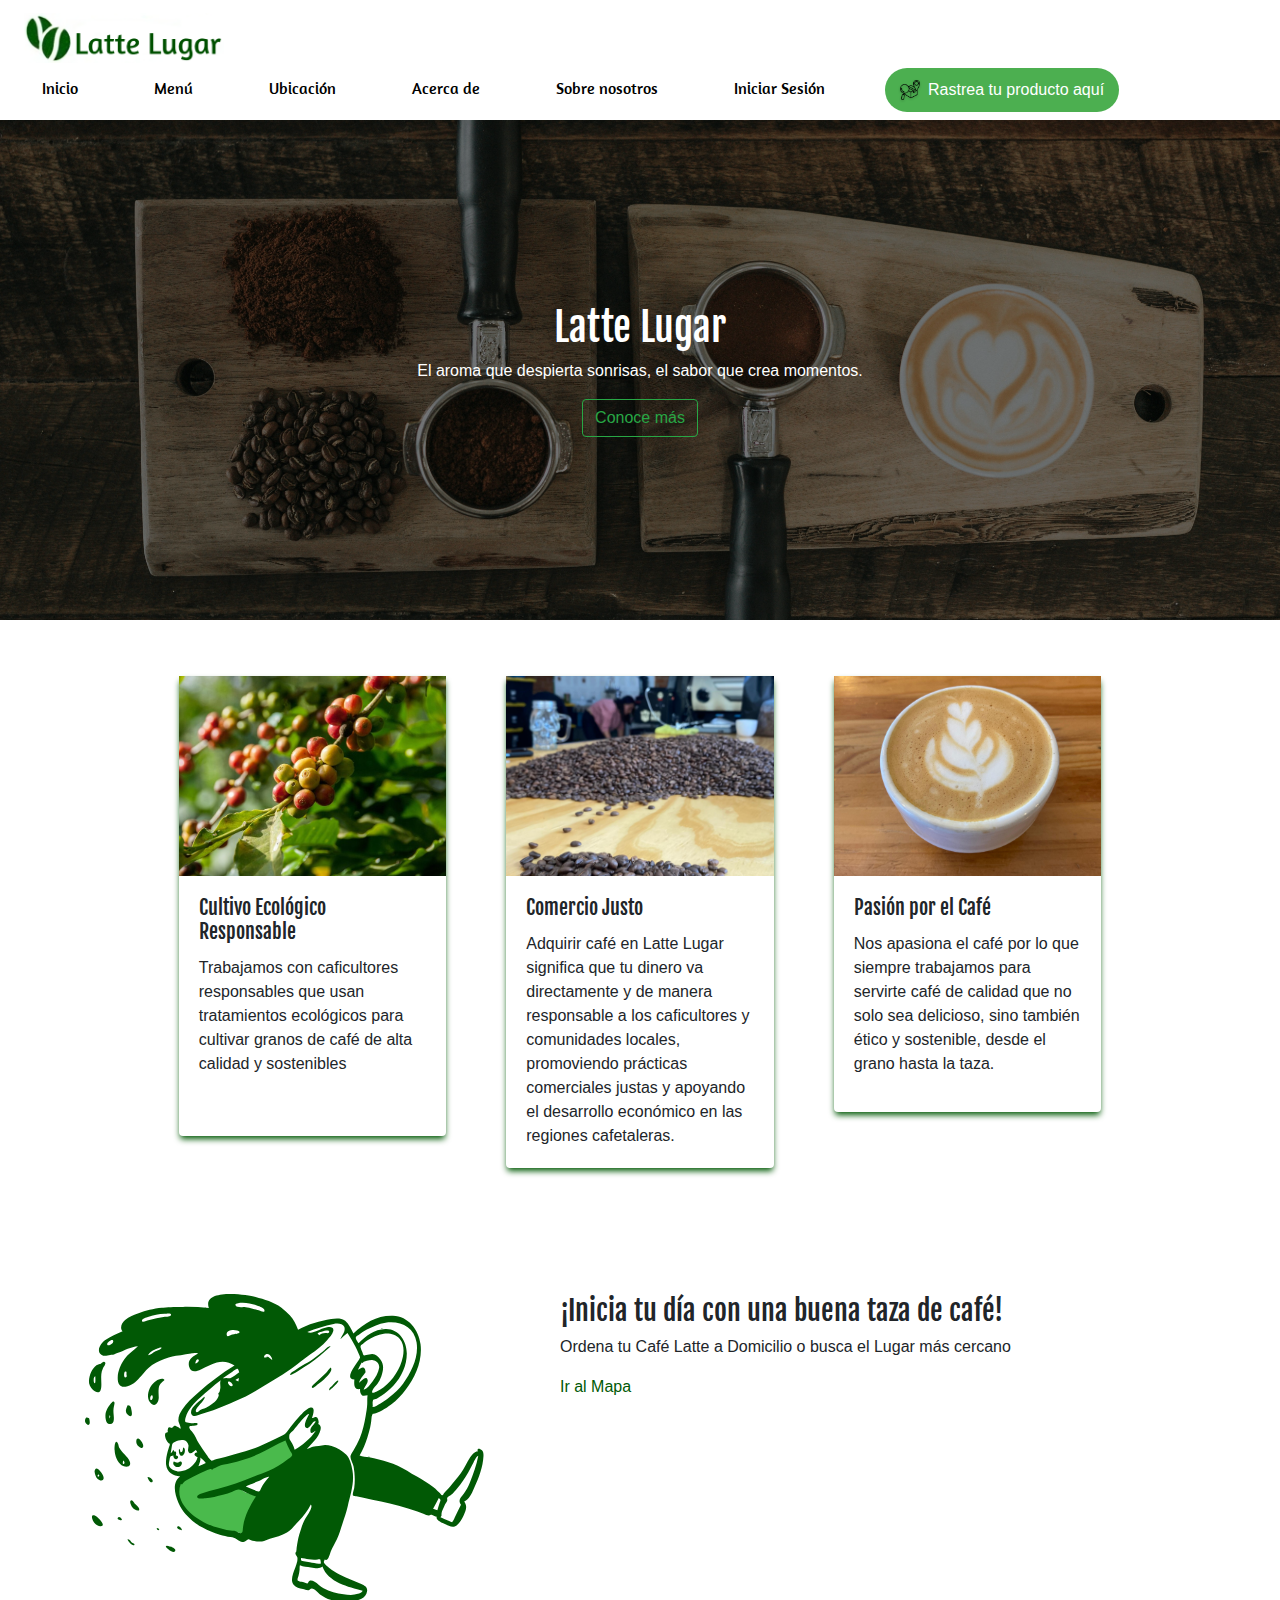
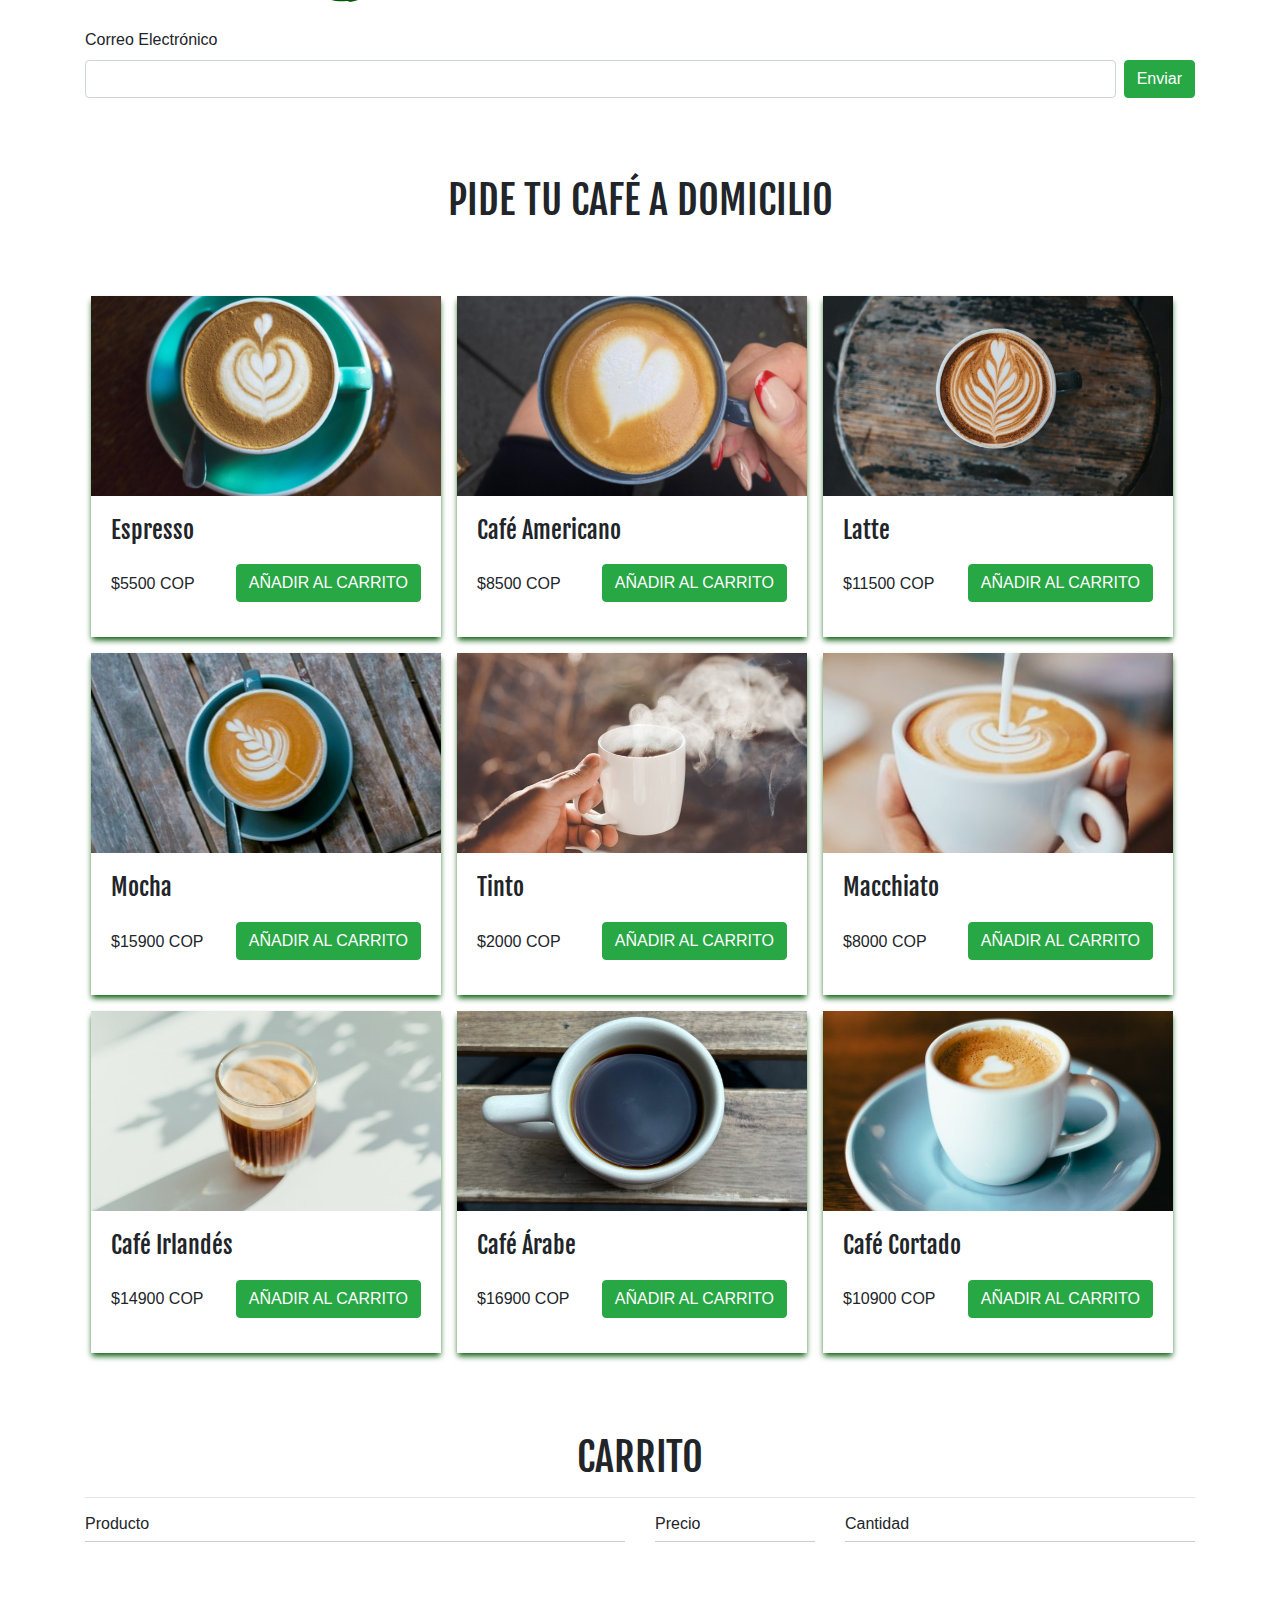
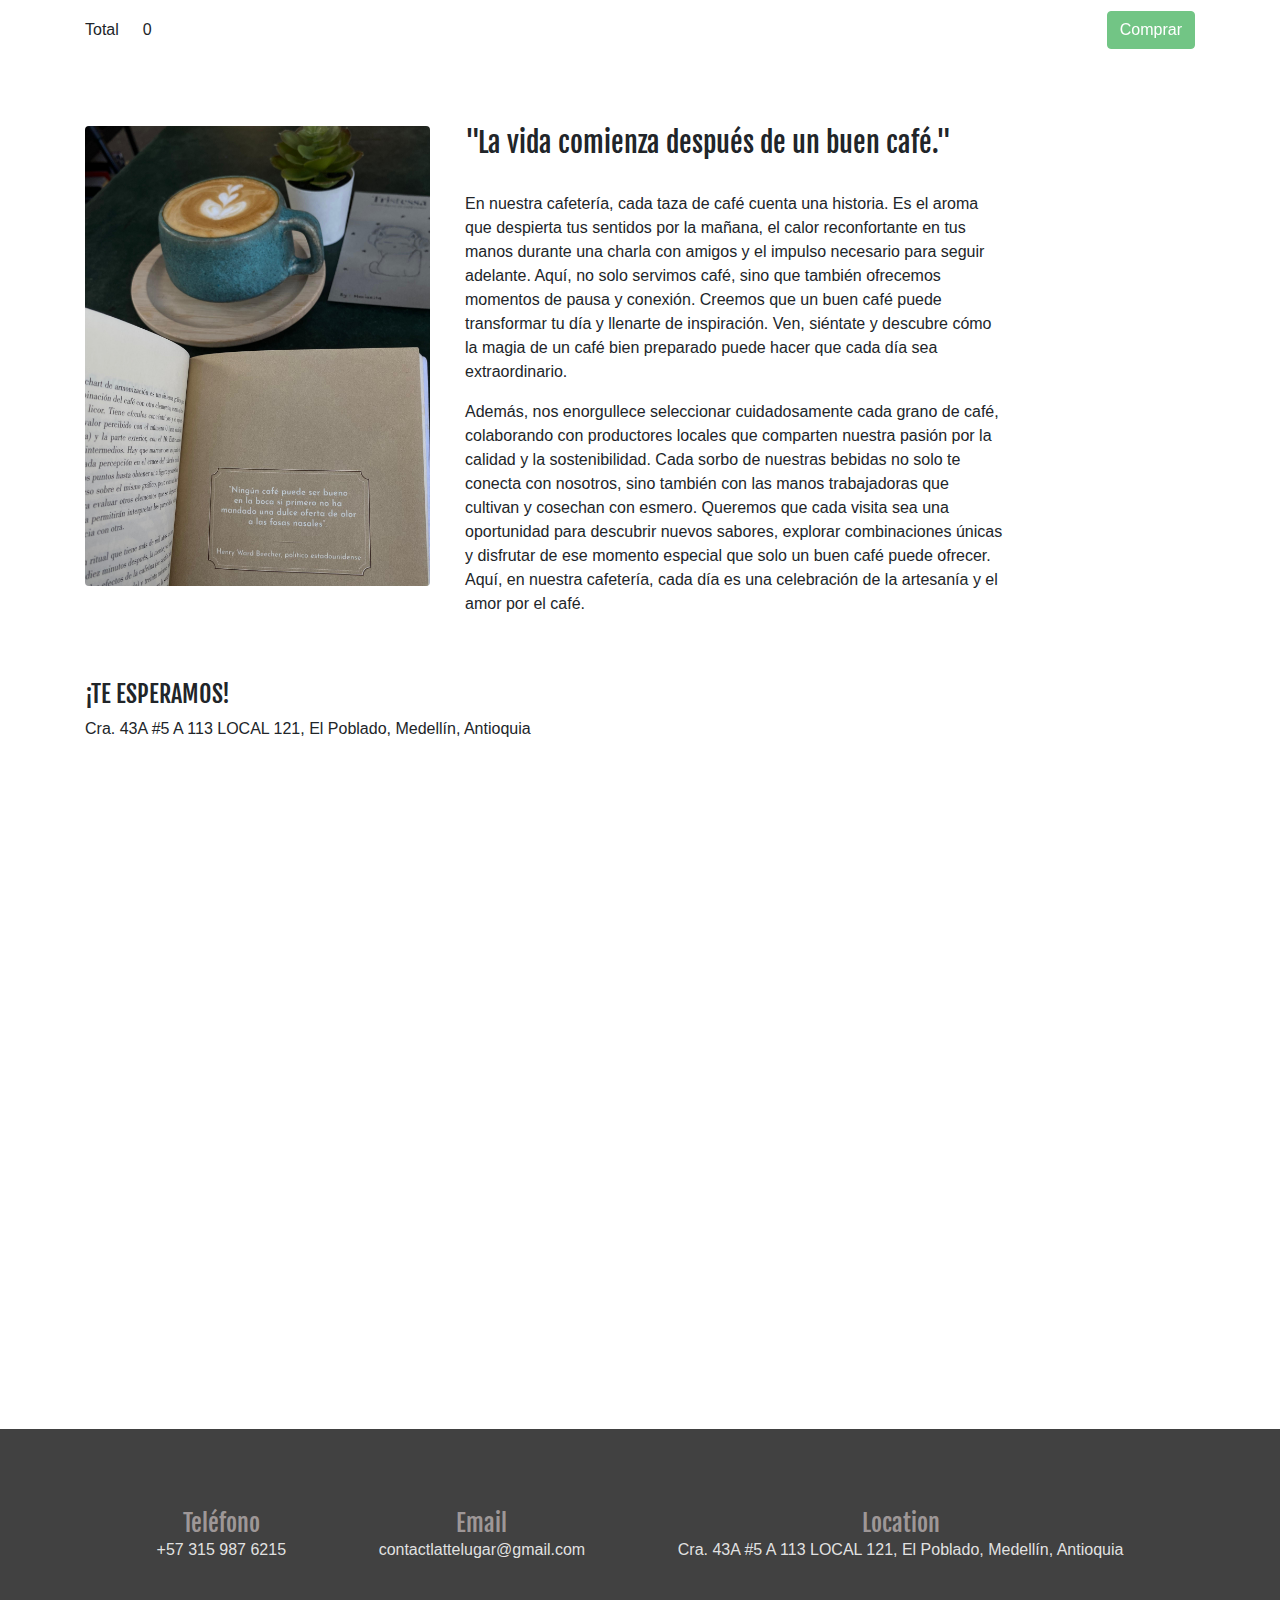
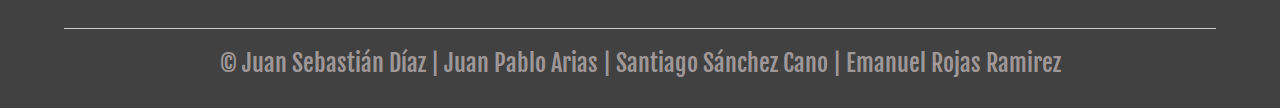
<file: index.html>
<!DOCTYPE html>
<html lang="en">
<head>
    <meta charset="UTF-8">
    <meta name="viewport" content="width=device-width, initial-scale=1.0">
    <link rel="icon" href="./IMAGES/logoCabecera.png">
    <link rel="stylesheet" href="./CSS/style.css">
    <link rel="stylesheet" href="https://stackpath.bootstrapcdn.com/bootstrap/4.5.2/css/bootstrap.min.css"
    integrity="sha384-JcKb8q3iqJ61gNV9KGb8thSsNjpSL0n8PARn9HuZOnIxN0hoP+VmmDGMN5t9UJ0Z" crossorigin="anonymous">
    <link rel="stylesheet" href="https://cdn.jsdelivr.net/npm/bootstrap@4.3.1/dist/css/bootstrap.min.css" integrity="sha384-ggOyR0iXCbMQv3Xipma34MD+dH/1fQ784/j6cY/iJTQUOhcWr7x9JvoRxT2MZw1T" crossorigin="anonymous">
    <link rel="preconnect" href="https://fonts.googleapis.com">
    <link rel="preconnect" href="https://fonts.gstatic.com" crossorigin>
    <link href="https://fonts.googleapis.com/css2?family=Fjalla+One&family=Noto+Sans&display=swap" rel="stylesheet">
    <title>Latte Lugar</title>
</head>
<body>
    <header>
        <nav class="navbar navbar-light" style="background-color: #ffffff;">
            <a class="navbar-brand" href="index.html"><img src="./IMAGES/logo.png" width="200px" style="margin-left: 0.5rem;"></a>
            <ul class="nav">
                <li class="nav-item active">
                <a class="nav-link" href="index.html">Inicio</a>
                </li>
                <li class="nav-item">
                <a class="nav-link" href="#sec-domicilio">Menú</a>
                </li>
                <li class="nav-item">
                <a class="nav-link" href="#mapa">Ubicación</a>
                </li>
                <li class="nav-item">
                <a class="nav-link" href="./HTML/acercade.html">Acerca de</a>
                </li>
                <li class="nav-item">
                <a href="./HTML/sobrenosotros.html" class="nav-link">Sobre nosotros</a>
                </li>
                <li class="nav-item">
                <a href="./HTML/login.html" class="nav-link">Iniciar Sesión</a>
                </li>
                <li class="nav-item">
                    <a href="./HTML/orderTracking.html" class="track-link">
                        <img src="./IMAGES/tracking-icon.png" alt="Ícono de rastreo" class="icon"> 
                        Rastrea tu producto aquí
                    </a>
                </li>
            </ul>
        </nav>
        <div class="cover d-flex justify-content-center align-items-center flex-column">
            <h1>
                Latte Lugar
            </h1>
            <p>
                El aroma que despierta sonrisas, el sabor que crea momentos.
            </p>
            <button type="button" class="btn btn-outline-success">
                Conoce más
            </button>
        </div>
    </header>
    <section style="overflow-x: hidden;">
        <div class="row justify-content-center">
            <div class="col-12 col-sm-6 col-md-4 col-lg-3 mt-2">
                <div class="container mt-5 mb-5">
                    <div class="card">
                        <div class="cover cover-small" style="background-image: url(./IMAGES/rsz_1rodrigo-flores-sn87tq_o7zs-unsplash.jpg);"></div>
                        <div class="card-body">
                        <h5 class="card-title">Cultivo Ecológico Responsable</h5>
                        <p class="card-text">Trabajamos con caficultores responsables que usan tratamientos ecológicos para cultivar granos de café de alta calidad y sostenibles</p>
                        </div>
                    </div>
                </div>
            </div>

            <div class="col-12 col-sm-6 col-md-4 col-lg-3 mt-2">
                <div class="container mt-5 mb-5">
                    <div class="card">
                        <div class="cover cover-small" style="background-image: url(./IMAGES/pariwat-pannium-10lCujnC8LU-unsplash.jpeg);"></div>
                        <div class="card-body">
                        <h5 class="card-title">Comercio Justo</h5>
                        <p class="card-text">Adquirir café en Latte Lugar significa que tu dinero va directamente y de manera responsable a los caficultores y comunidades locales, promoviendo 
                            prácticas comerciales justas y apoyando el desarrollo económico en las regiones cafetaleras.</p>
                        </div>
                    </div>
                </div>
            </div>

            <div class="col-12 col-sm-6 col-md-4 col-lg-3 mt-2">
                <div class="container mt-5 mb-5">
                    <div class="card">
                        <div class="cover cover-small" style="background-image: url(./IMAGES/nathan-dumlao-zUNs99PGDg0-unsplash.jpeg);"></div>
                        <div class="card-body">
                        <h5 class="card-title">Pasión por el Café</h5>
                        <p class="card-text">Nos apasiona el café por lo que siempre trabajamos para servirte café de calidad que no solo sea delicioso, sino también ético y sostenible, desde el grano hasta la taza.</p>
                        </div>
                    </div>
                </div>
            </div>
        </div>
    </section>
    <section>
        <div class="container mt-5 mb-5">
            <div class="row">
                <div class="col-12 col-sm-6 col-lg-5" style="margin-top: 30px">
                    <img src="./IMAGES/CoffeeDoddle.svg" alt="">
                </div>
                <div class="col-12 col-sm-6" style="margin-top: 30px">
                    <h3>¡Inicia tu día con una buena taza de café!</h3>
                    <p>Ordena tu Café Latte a Domicilio o busca el Lugar más cercano</p>
                    <a class="ir-a-mapa" href="#mapa">Ir al Mapa</a>
                </div>
            </div>
            <form action="">
                <label for="email">Correo Electrónico</label>
                    <div class="d-flex">
                        <div class="flex-fill mr-2" style="margin-bottom: 30px;">
                            <input type="email" id="email" class="form-control">
                        </div>
                        <button type="button" style="margin-bottom: 30px;" class="btn btn-success">Enviar</button>
                    </div>
            </form>
        </div>
    </section>
    <section  id="sec-domicilio">
        <div class="domicilios d-flex justify-content-center align-items-center flex-column">
            <h1>
                PIDE TU CAFÉ A DOMICILIO
            </h1>
        </div>
        <div class="container mt-5 mb-5" id="stripe">
            <div class="product-stripe">
                <div class="stripe-container">
                    <div class="cardCoffe">
                        <div title="Taza de espresso" class="cover cover-small" style="background-image: url(./IMAGES/coffe1.jpg);"></div>
                        <div class="card-body">
                            <h4 class="card-title">Espresso</h4>

                            <div class="item-details">
                                <h6 class="item-price">$5500 COP</h6>
                                <button class="btn btn-success addToCart">AÑADIR AL CARRITO</button>
                            </div>
                        </div>
                    </div>
        
                    <div class="cardCoffe">
                        <div title="Cafe Americano" class="cover cover-small" style="background-image: url(./IMAGES/coffe2.jpeg);"></div>
                        <div class="card-body">
                            <h4 class="card-title">Café Americano</h4>
    
                            <div class="item-details">
                                <h6 class="item-price">$8500 COP</h6>
                                <button class="btn btn-success addToCart">AÑADIR AL CARRITO</button>
                            </div>
                        </div>
                    </div>

                    <div class="cardCoffe">
                        <div title="Taza de Latte" class="cover cover-small" style="background-image: url(./IMAGES/coffe3.jpg);"></div>
                        <div class="card-body">
                        <h4 class="card-title">Latte</h4>
        
                        <div class="item-details">
                            <h6 class="item-price">$11500 COP</h6>
                            <button class="btn btn-success addToCart">AÑADIR AL CARRITO</button>
                        </div>
                        </div>
                    </div>

                    <div class="cardCoffe">
                        <div title="Cafe Mocha" class="cover cover-small" style="background-image: url(./IMAGES/coffe4.jpg);"></div>
                        <div class="card-body">
                        <h4 class="card-title">Mocha</h4>
        
                        <div class="item-details">
                            <h6 class="item-price">$15900 COP</h6>
                            <button class="btn btn-success addToCart">AÑADIR AL CARRITO</button>
                        </div>
                        </div>
                    </div>

                    <!--NUEVAS TARJETAS-->

                    <div class="cardCoffe">
                        <div title="Tinto" class="cover cover-small" style="background-image: url(./IMAGES/coffe5.jpg);"></div>
                        <div class="card-body">
                        <h4 class="card-title">Tinto</h4>
        
                        <div class="item-details">
                            <h6 class="item-price">$2000 COP</h6>
                            <button class="btn btn-success addToCart">AÑADIR AL CARRITO</button>
                        </div>
                        </div>
                    </div>

                    <div class="cardCoffe">
                        <div title="Macchiato" class="cover cover-small" style="background-image: url(./IMAGES/coffe6.jpg);"></div>
                        <div class="card-body">
                        <h4 class="card-title">Macchiato</h4>
        
                        <div class="item-details">
                            <h6 class="item-price">$8000 COP</h6>
                            <button class="btn btn-success addToCart">AÑADIR AL CARRITO</button>
                        </div>
                        </div>
                    </div>

                    <div class="cardCoffe">
                        <div title="Café Irlandés" class="cover cover-small" style="background-image: url(./IMAGES/coffe7.jpg);"></div>
                        <div class="card-body">
                        <h4 class="card-title">Café Irlandés</h4>
        
                        <div class="item-details">
                            <h6 class="item-price">$14900 COP</h6>
                            <button class="btn btn-success addToCart">AÑADIR AL CARRITO</button>
                        </div>
                        </div>
                    </div>

                    <div class="cardCoffe">
                        <div title="Café Árabe" class="cover cover-small" style="background-image: url(./IMAGES/coffe8.jpeg);"></div>
                        <div class="card-body">
                        <h4 class="card-title">Café Árabe</h4>
        
                        <div class="item-details">
                            <h6 class="item-price">$16900 COP</h6>
                            <button class="btn btn-success addToCart">AÑADIR AL CARRITO</button>
                        </div>
                        </div>
                    </div>

                    <div class="cardCoffe">
                        <div title="Café Cortado" class="cover cover-small" style="background-image: url(./IMAGES/coffe9.jpg);"></div>
                        <div class="card-body">
                        <h4 class="card-title">Café Cortado</h4>
        
                        <div class="item-details">
                            <h6 class="item-price">$10900 COP</h6>
                            <button class="btn btn-success addToCart">AÑADIR AL CARRITO</button>
                        </div>
                        </div>
                    </div>
                </div>
            </div>
        </div>
    </section>

    <!--TOTAL DE COMPRA-->

        <!-- INICIO DE LA SECCIÓN "CARRITO DE COMPRAS" -->
    <section class="shopping-cart">
        <div class="container">
            <h1 class="text-center">CARRITO</h1>
            <hr>
            <div class="row">
                <div class="col-6">
                    <div class="shopping-cart-header">
                        <h6>Producto</h6>
                    </div>
                </div>
                <div class="col-2">
                    <div class="shopping-cart-header">
                        <h6 class="text-truncate">Precio</h6>
                    </div>
                </div>
                <div class="col-4">
                    <div class="shopping-cart-header">
                        <h6>Cantidad</h6>
                    </div>
                </div>
            </div>
            <!-- INICIO ARTÍCULOS DEL CARRITO DE COMPRAS -->
            <div class="shopping-cart-items shoppingCartItemsContainer">
            </div>
            <!-- FIN ARTÍCULOS DEL CARRITO DE COMPRAS -->

            <!-- INICIO TOTAL DE COMPRA -->
            <div class="row">
                <div class="col-12">
                    <div class="shopping-cart-total d-flex align-items-center">
                        <p class="mb-0">Total</p>
                        <p class="ml-4 mb-0 shoppingCartTotal">0</p>
                        <div class="toast ml-auto bg-info" role="alert" aria-live="assertive" aria-atomic="true"
                            data-delay="2000">
                            <div class="toast-header">
                                <span>✅</span>
                                <strong class="mr-auto ml-1 text-secondary">Elemento en el carrito</strong>
                                <button type="button" class="ml-2 mb-1 close" data-dismiss="toast" aria-label="Close">
                                    <span aria-hidden="true">&times;</span>
                                </button>
                            </div>
                            <div class="toast-body text-white">
                                Se aumentó correctamente la cantidad
                            </div>
                        </div>
                        <button id="comprarBtn" class="btn btn-success ml-auto comprarButton" type="button" data-toggle="modal"
                            data-target="#comprarModal">Comprar</button>
                    </div>
                </div>
            </div>

            <!-- FIN TOTAL DE COMPRA -->

            <!-- INICIO DEL MODAL DE COMPRA -->
            <div class="modal fade" id="comprarModal" tabindex="-1" aria-labelledby="comprarModalLabel" aria-hidden="true">
                <div class="modal-dialog modal-dialog-centered">
                    <div class="modal-content">
                        <div class="modal-header">
                            <h5 class="modal-title" id="comprarModalLabel">INGRESE LOS SIGUIENTES DATOS PARA EL ENVIO DE SU COMPRA</h5>
                            <button type="button" class="close" data-dismiss="modal" aria-label="Close">
                                <span aria-hidden="true">&times;</span>
                            </button>
                        </div>

                        <!-- Contenedor para mostrar los detalles del carrito -->
                        <div id="cartDetails" style="padding: 15px; border: 1px solid #ccc; margin: 15px; border-radius: 5px;">
                        <!-- Aquí se mostrarán los productos del carrito -->
                        </div>

                        <div class="box">
                            <form id="purchaseForm" action="">
                                <fieldset>
                                    <legend><b>INGRESE SUS DATOS</b></legend>
                                    <br>
                                    <div class="inputBox">
                                        <input type="text" name="nome" id="nome" class="inputUser" placeholder="Nombre" required>
                                        <div id="nameError" class="error" style="display: none; color: red;">Por favor, ingresa tu nombre.</div>
                                    </div>
                                    <br>
                                    <div class="inputBox">
                                        <input type="text" name="apellidos" id="apellidos" class="inputUser" placeholder="Apellidos" required>
                                        <div id="surnameError" class="error" style="display: none; color: red;">Por favor, ingresa tus apellidos.</div>
                                    </div>
                                    <br>
                                    <div class="inputBox">
                                        <input type="text" name="email" id="email" class="inputUser" placeholder="Email (opcional)">
                                    </div>
                                    <br>
                                    <div class="inputBox">
                                        <input type="tel" name="telefone" id="telefone" class="inputUser" placeholder="Teléfono" required>
                                        <div id="phoneError" class="error" style="display: none; color: red;">Por favor, ingresa tu teléfono.</div>
                                    </div>
                                    <br>
                                    <div class="inputBox">
                                        <input type="text" name="cidade" id="cidade" class="inputUser" placeholder="Ciudad" required>
                                        <div id="cityError" class="error" style="display: none; color: red;">Por favor, ingresa tu ciudad.</div>
                                    </div>
                                    <br>
                                    <div class="inputBox">
                                        <input type="text" name="direccion" id="direccion" class="inputUser" placeholder="Dirección" required>
                                        <div id="addressError" class="error" style="display: none; color: red;">Por favor, ingresa tu dirección.</div>
                                    </div>
                                    <br>
                                    <label for="paymentMethod" style="color: black;">Método de Pago:</label>
                                    <select id="paymentMethod" name="paymentMethod" required onchange="toggleCardInput()" style="width: 100%; padding: 10px; border: 1px solid #ccc; border-radius: 4px;">
                                        <option value="" disabled selected>Selecciona un método de pago</option>
                                        <option value="efectivo">Efectivo</option>
                                        <option value="tarjeta">Tarjeta de Crédito/Débito</option>
                                    </select>
                                    <br><br>
                                    <div id="cardInfo" style="display: none; color: black;">
                                        <h6>Información de la Tarjeta</h6>
                                        <input type="text" name="cardNumber" id="cardNumber" class="inputUser" placeholder="Número de Tarjeta" required>
                                        <div id="cardNumberError" class="error" style="display: none; color: red;">Por favor, ingresa el número de la tarjeta.</div>
                                        <input type="text" name="cardName" id="cardName" class="inputUser" placeholder="Nombre en la Tarjeta" required>
                                        <div id="cardNameError" class="error" style="display: none; color: red;">Por favor, ingresa el nombre en la tarjeta.</div>
                                        <input type="text" name="expiryDate" id="expiryDate" class="inputUser" placeholder="Fecha de Expiración (MM/AA)" required>
                                        <div id="expiryDateError" class="error" style="display: none; color: red;">Por favor, ingresa la fecha de expiración.</div>
                                        <input type="text" name="cvv" id="cvv" class="inputUser" placeholder="CVV" required>
                                        <div id="cvvError" class="error" style="display: none; color: red;">Por favor, ingresa el CVV.</div>
                                    </div>
                                    <br>
                                    <textarea id="comment" name="comment" cols="62" rows="8" maxlength="100000" placeholder="Escribe tus comentarios aquí..."></textarea>
                                    <br><br>
                                    <input type="button" name="submit" id="submit" value="Completar Compra" onclick="completePurchase()" style="width: 100%; padding: 10px; background-color: #28a745; color: white; border: none; border-radius: 4px; cursor: pointer;">
                                </fieldset>
                            </form>
                        </div>
                        <div id="textoPedido" style="text-align: center;">
                            <p></p>
                        </div>
                        <div class="modal-footer">
                            <button type="button" class="btn btn-secondary" data-dismiss="modal">Cerrar</button>
                        </div>
                    </div>
                </div>
            </div>
            <!-- FIN DEL MODAL DE COMPRA-->

        </div>

    </section>
    <!-- FIN DE LA SECCIÓN "CARRITO DE COMPRAS" -->

    <section>
        <div class="container mt-5 mb-5">
            <div class="row">
                <div class="col-12 col-sm-6 col-lg-4" style="justify-content: center">
                    <img src="./IMAGES/FRASEE.jpeg" alt="" width="345px" style="border-radius: .25rem;">
                </div>
                <div class="col-12 col-sm-6" style="justify-content: center;">
                    <h3>"La vida comienza después de un buen café."</h3>
                    <br>
                    <p>En nuestra cafetería, cada taza de café cuenta una historia. Es el aroma que despierta tus sentidos por la mañana, el calor reconfortante en tus manos durante una charla con amigos y el impulso necesario para seguir adelante. Aquí, no solo servimos café, sino que también ofrecemos momentos de pausa y conexión. Creemos que un buen café puede transformar tu día y llenarte de inspiración. Ven, siéntate y descubre cómo la magia de un café bien preparado puede hacer que cada día sea extraordinario.</p>
                    <p>Además, nos enorgullece seleccionar cuidadosamente cada grano de café, colaborando con productores locales que comparten nuestra pasión por la calidad y la sostenibilidad. Cada sorbo de nuestras bebidas no solo te conecta con nosotros, sino también con las manos trabajadoras que cultivan y cosechan con esmero. Queremos que cada visita sea una oportunidad para descubrir nuevos sabores, explorar combinaciones únicas y disfrutar de ese momento especial que solo un buen café puede ofrecer. Aquí, en nuestra cafetería, cada día es una celebración de la artesanía y el amor por el café.</p>
                </div>
            </div>
        </div>
    </section>

    <section>
        <div class="container mt-5 mb-5" id="mapa">
            <h4>
                ¡TE ESPERAMOS!
            </h4>
            <p>
                Cra. 43A #5 A 113 LOCAL 121, El Poblado, Medellín, Antioquia
            </p>
            <div class="responsive-iframe">
                <iframe src="https://www.google.com/maps/embed?pb=!1m18!1m12!1m3!1d3966.427779904169!2d-75.57460702413834!3d6.207169426756672!2m3!1f0!2f0!3f0!3m2!1i1024!2i768!4f13.1!3m3!1m2!1s0x8e468280287322e7%3A0x96842701e9846137!2sCra.%2043A%20%235a-113%20LOCAL%20121%2C%20El%20Poblado%2C%20Medell%C3%ADn%2C%20El%20Poblado%2C%20Medell%C3%ADn%2C%20Antioquia!5e0!3m2!1ses-419!2sco!4v1730700064141!5m2!1ses-419!2sco" width="600" height="450" style="border:0;" allowfullscreen="" loading="lazy" referrerpolicy="no-referrer-when-downgrade" width="600" height="450" style="border:0;" allowfullscreen="" loading="lazy" referrerpolicy="no-referrer-when-downgrade"></iframe>
            </div>
        </div>
    </section>
    <footer>
        <div class="contenedor-footer">
            <div class="content-foo">
                <h4 class="title-foo">Teléfono</h4>
                <p id="cw">+57 315 987 6215</p>
            </div>
            <div class="content-foo">
                <h4 class="title-foo">Email</h4>
                <p id="cw">contactlattelugar@gmail.com</p>
            </div>
            <div class="content-foo">
                <h4 class="title-foo">Location</h4>
                <p id="cw">Cra. 43A #5 A 113 LOCAL 121, El Poblado, Medellín, Antioquia</p>
            </div>
        </div>
        <h2 class="titulo-final">© Juan Sebastián Díaz | Juan Pablo Arias | Santiago Sánchez Cano | Emanuel Rojas Ramirez</h2>
    </footer>
    <script src="https://code.jquery.com/jquery-3.5.1.slim.min.js"
        integrity="sha384-DfXdz2htPH0lsSSs5nCTpuj/zy4C+OGpamoFVy38MVBnE+IbbVYUew+OrCXaRkfj"
        crossorigin="anonymous"></script>
    <script src="https://cdn.jsdelivr.net/npm/popper.js@1.16.1/dist/umd/popper.min.js"
        integrity="sha384-9/reFTGAW83EW2RDu2S0VKaIzap3H66lZH81PoYlFhbGU+6BZp6G7niu735Sk7lN"
        crossorigin="anonymous"></script>
    <script src="https://stackpath.bootstrapcdn.com/bootstrap/4.5.2/js/bootstrap.min.js"
        integrity="sha384-B4gt1jrGC7Jh4AgTPSdUtOBvfO8shuf57BaghqFfPlYxofvL8/KUEfYiJOMMV+rV"
        crossorigin="anonymous"></script>
    <script src="https://code.jquery.com/jquery-3.5.1.slim.min.js"></script>
    <script src="https://cdn.jsdelivr.net/npm/@popperjs/core@2.9.2/dist/umd/popper.min.js"></script>
    <script src="https://stackpath.bootstrapcdn.com/bootstrap/4.5.2/js/bootstrap.min.js"></script>
        

    <script src="./JS/carrito.js"></script>
</body>
</html>
</file>
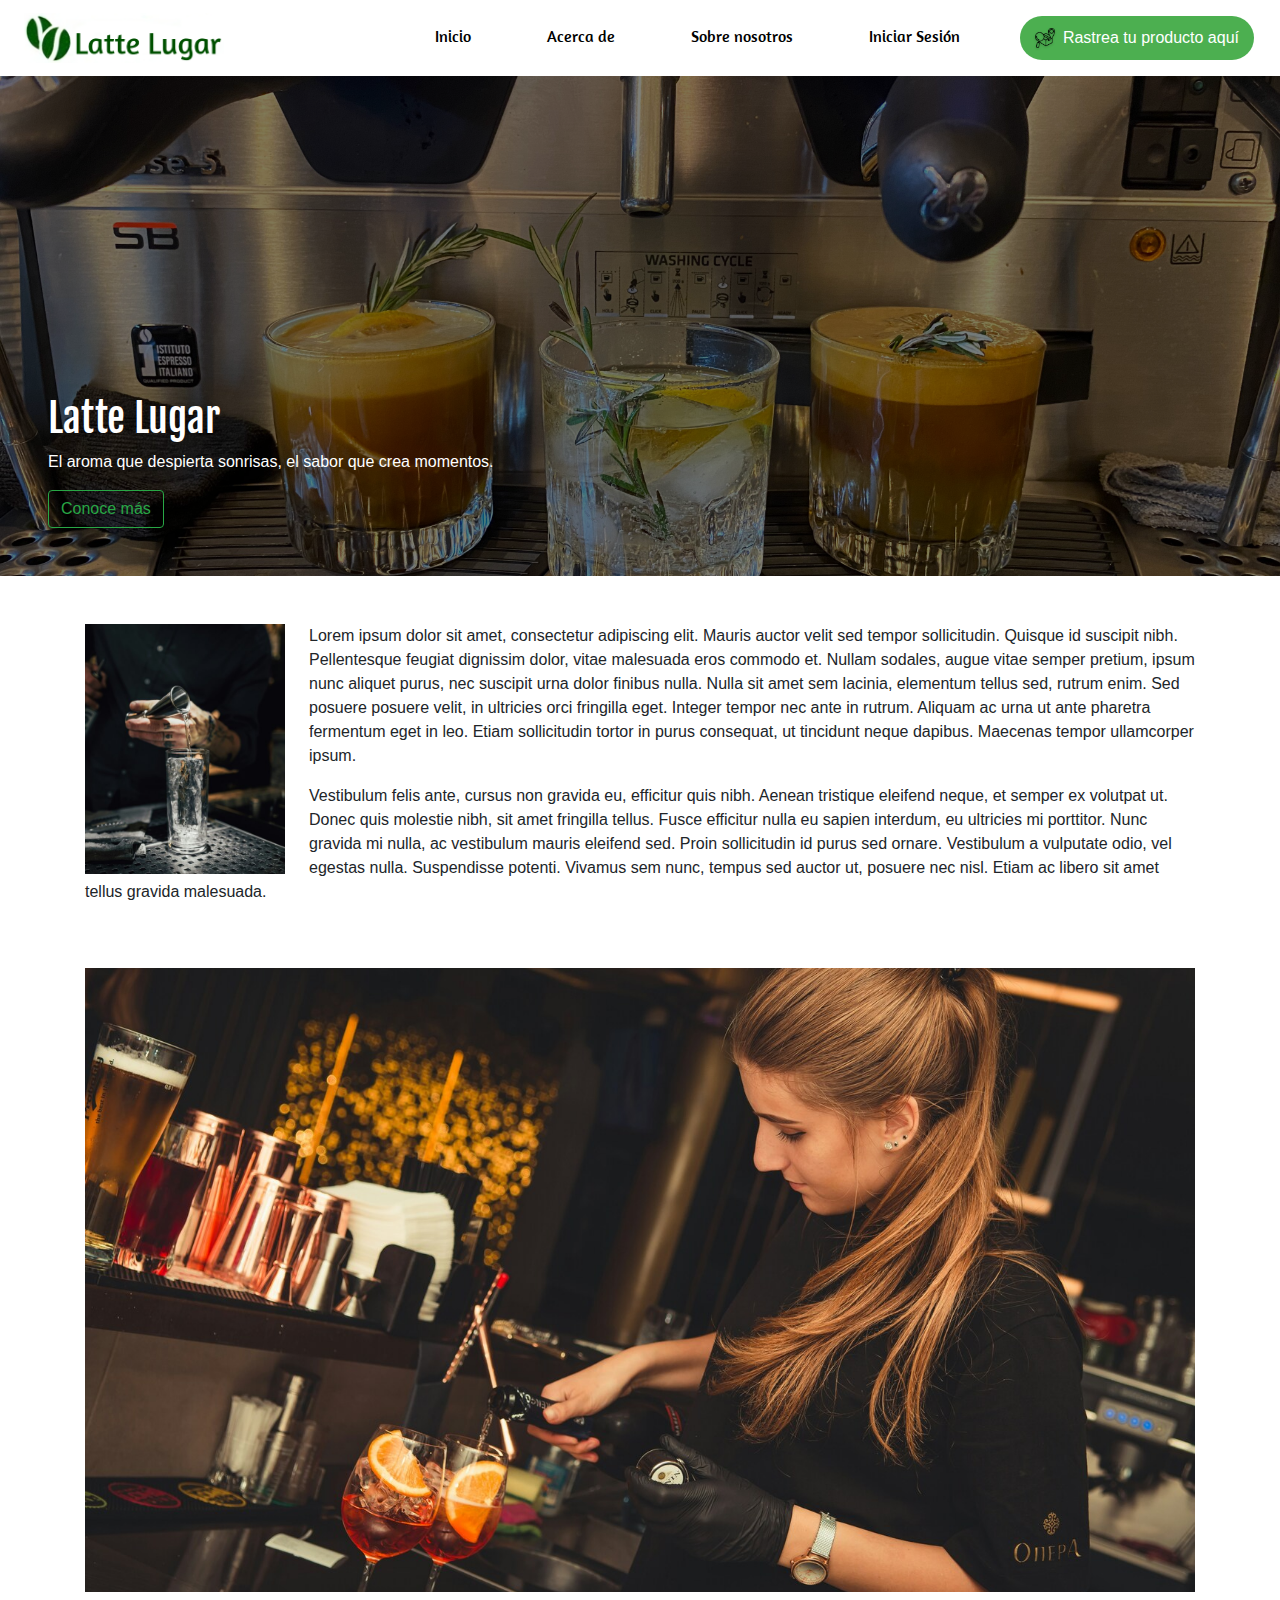
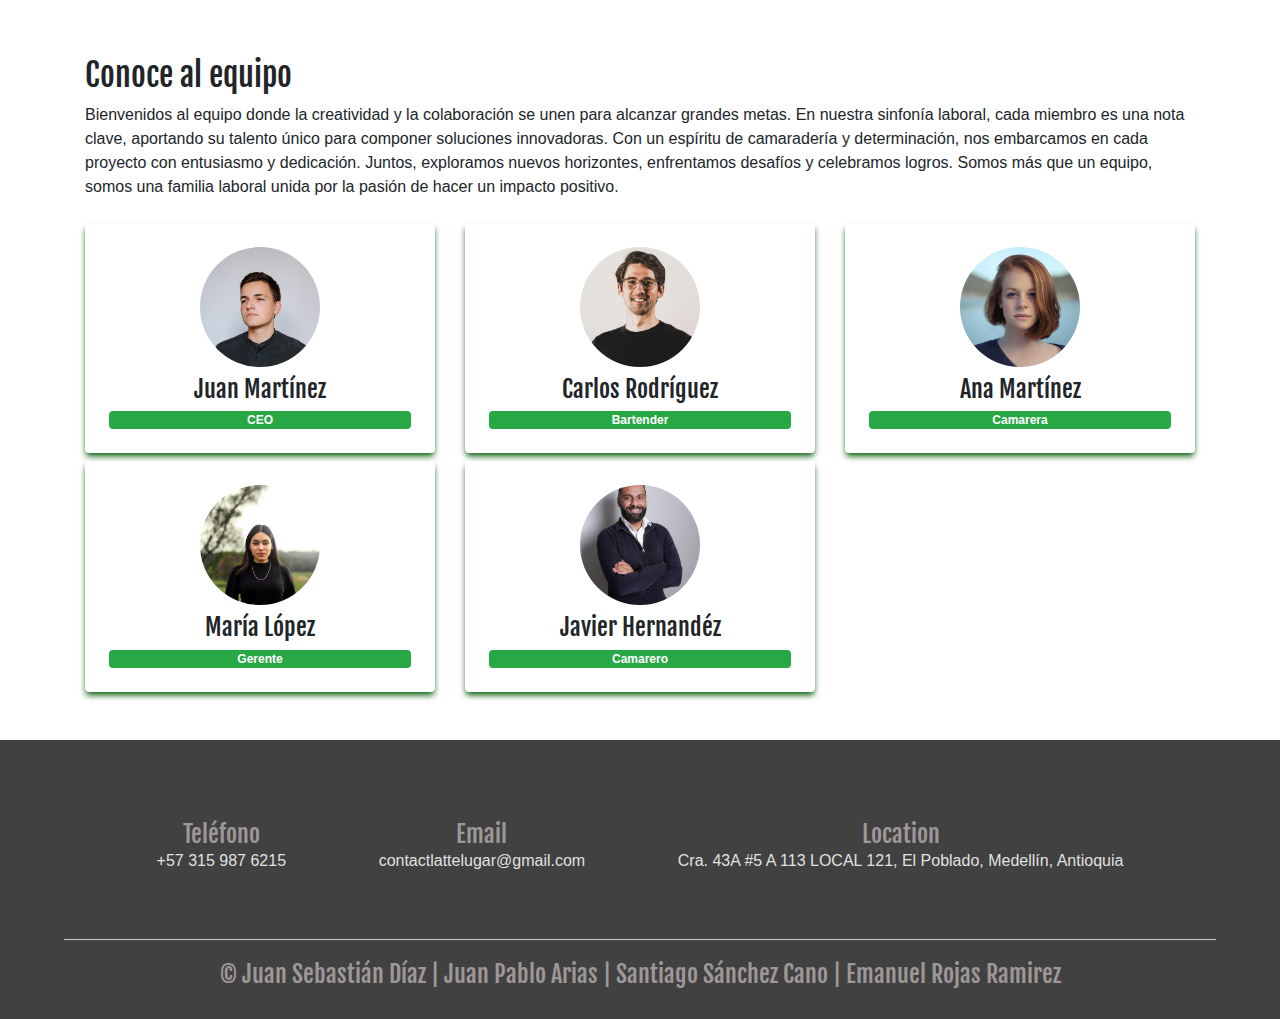
<file: HTML/acercade.html>
<!DOCTYPE html>
<html lang="en">
<head>
    <meta charset="UTF-8">
    <meta name="viewport" content="width=device-width, initial-scale=1.0">
    <link rel="icon" href="../IMAGES/logoCabecera.png">
    <link rel="stylesheet" href="../CSS/style.css">
    <link rel="stylesheet" href="https://cdn.jsdelivr.net/npm/bootstrap@4.3.1/dist/css/bootstrap.min.css" integrity="sha384-ggOyR0iXCbMQv3Xipma34MD+dH/1fQ784/j6cY/iJTQUOhcWr7x9JvoRxT2MZw1T" crossorigin="anonymous">
    <link rel="preconnect" href="https://fonts.googleapis.com">
    <link rel="preconnect" href="https://fonts.gstatic.com" crossorigin>
    <link href="https://fonts.googleapis.com/css2?family=Fjalla+One&family=Noto+Sans&display=swap" rel="stylesheet">
    <title>Acerca De</title>
</head>
<body>
    <header>
        <nav class="navbar navbar-light" style="background-color: #ffffff;">
            <a class="navbar-brand" href="../index.html"><img src="../IMAGES/logo.png" width="200px" style="margin-left: 0.5rem;"></a>
            <ul class="nav">
                <li class="nav-item active">
                <a class="nav-link" href="../index.html">Inicio</a>
                </li>
                <li class="nav-item">
                <a class="nav-link" href="./acercade.html">Acerca de</a>
                </li>
                <li class="nav-item">
                <a href="./sobrenosotros.html" class="nav-link">Sobre nosotros</a>
                </li>
                <li class="nav-item">
                <a href="./login.html" class="nav-link">Iniciar Sesión</a>
                </li>
                <li class="nav-item">
                    <a href="./orderTracking.html" class="track-link">
                        <img src="../IMAGES/tracking-icon.png" alt="Ícono de rastreo" class="icon"> 
                        Rastrea tu producto aquí
                    </a>
                </li>
            </ul>
        </nav>
        <div class="cover d-flex justify-content-end align-items-start flex-column p-5" style="background-image: url(../IMAGES/rsz_2nathan-dumlao-6vhpy27jdps-unsplash2.jpeg);">
            <h1>
                Latte Lugar
            </h1>
            <p>
                El aroma que despierta sonrisas, el sabor que crea momentos.
            </p>
            <button class="btn btn-outline-success">
                Conoce más
            </button>
        </div>
    </header>
    <section>
        <div class="container mt-5 mb-5">
            <img src="../IMAGES/rsz_1michael-odelberth-6xylifyrv70-unsplash.jpg" alt="" height="250px" class="float-left mr-4" >
            <p>
                Lorem ipsum dolor sit amet, consectetur adipiscing elit. Mauris auctor velit sed tempor sollicitudin. Quisque id suscipit nibh. Pellentesque feugiat dignissim dolor, vitae malesuada eros commodo et. Nullam sodales, augue vitae semper pretium, ipsum nunc aliquet purus, nec suscipit urna dolor finibus nulla. Nulla sit amet sem lacinia, elementum tellus sed, rutrum enim. Sed posuere posuere velit, in ultricies orci fringilla eget. Integer tempor nec ante in rutrum. Aliquam ac urna ut ante pharetra fermentum eget in leo. Etiam sollicitudin tortor in purus consequat, ut tincidunt neque dapibus. Maecenas tempor ullamcorper ipsum.
            </p>
            <p>
                Vestibulum felis ante, cursus non gravida eu, efficitur quis nibh. Aenean tristique eleifend neque, et semper ex volutpat ut. Donec quis molestie nibh, sit amet fringilla tellus. Fusce efficitur nulla eu sapien interdum, eu ultricies mi porttitor. Nunc gravida mi nulla, ac vestibulum mauris eleifend sed. Proin sollicitudin id purus sed ornare. Vestibulum a vulputate odio, vel egestas nulla. Suspendisse potenti. Vivamus sem nunc, tempus sed auctor ut, posuere nec nisl. Etiam ac libero sit amet tellus gravida malesuada.
            </p>
        </div>
    </section>
    <section>
        <div class="container mt-5 mb-5">
            <div class="slider">
                <div class="slider-conteiner">
                    <div class="image-container" style="background-image: url(../IMAGES/andriyko-podilnyk-gEV78HNZOqQ-unsplash.jpg);"></div>
                    <div class="image-container" style="background-image: url(../IMAGES/bjarne-vijfvinkel-VIVfpC6bV9o-unsplash.jpg);"></div>
                    <div class="image-container" style="background-image: url(../IMAGES/chino-rocha-X52UzrosyDs-unsplash.jpg);"></div>
                    <div class="image-container" style="background-image: url(../IMAGES/john-fornander-8qR_SNP4QGY-unsplash.jpg);"></div>
                </div>
            </div>
        </div>
    </section>
    <section>
        <div class="container mt-5 mb-5">
            <h2>
                Conoce al equipo
            </h2>
            <p>
                Bienvenidos al equipo donde la creatividad y la colaboración se unen para alcanzar grandes metas. En nuestra sinfonía laboral, cada miembro es una nota clave, aportando su talento único para componer soluciones innovadoras. Con un espíritu de camaradería y determinación, nos embarcamos en cada proyecto con entusiasmo y dedicación. Juntos, exploramos nuevos horizontes, enfrentamos desafíos y celebramos logros. Somos más que un equipo, somos una familia laboral unida por la pasión de hacer un impacto positivo.
            </p>
            <div class="row">
                <div class="col-12 col-sm-6 col-md-4 mt-2">
                    <div class="card p-4 text-center">
                        <div class="avatar rounded-circle inline-block" style="background-image: url(../IMAGES/alex.jpg);"></div>
                        <h4 class="mt-2">
                            Juan Martínez
                        </h4>
                        <span class="badge badge-success">CEO</span>
                    </div>
                </div>

                <div class="col-12 col-sm-6 col-md-4 mt-2">
                    <div class="card p-4 text-center">
                        <div class="avatar rounded-circle inline-block" style="background-image: url(../IMAGES/alexander.jpg);"></div>
                        <h4 class="mt-2">
                            Carlos Rodríguez
                        </h4>
                        <span class="badge badge-success">Bartender</span>
                    </div>
                </div>

                <div class="col-12 col-sm-6 col-md-4 mt-2">
                    <div class="card p-4 text-center">
                        <div class="avatar rounded-circle inline-block" style="background-image: url(../IMAGES/christopher.jpg);"></div>
                        <h4 class="mt-2">
                            Ana Martínez
                        </h4>
                        <span class="badge badge-success">Camarera</span>
                    </div>
                </div>

                <div class="col-12 col-sm-6 col-md-4 mt-2">
                    <div class="card p-4 text-center">
                        <div class="avatar rounded-circle inline-block" style="background-image: url(../IMAGES/dillon.jpg);"></div>
                        <h4 class="mt-2">
                            María López
                        </h4>
                        <span class="badge badge-success">Gerente</span>
                    </div>
                </div>

                <div class="col-12 col-sm-6 col-md-4 mt-2">
                    <div class="card p-4 text-center">
                        <div class="avatar rounded-circle inline-block" style="background-image: url(../IMAGES/willian.jpg);"></div>
                        <h4 class="mt-2">
                            Javier Hernandéz
                        </h4>
                        <span class="badge badge-success">Camarero</span>
                    </div>
                </div>
            </div>
        </div>
    </section>
    <footer>
        <div class="contenedor-footer">
            <div class="content-foo">
                <h4 class="title-foo">Teléfono</h4>
                <p id="cw">+57 315 987 6215</p>
            </div>
            <div class="content-foo">
                <h4 class="title-foo">Email</h4>
                <p id="cw">contactlattelugar@gmail.com</p>
            </div>
            <div class="content-foo">
                <h4 class="title-foo">Location</h4>
                <p id="cw">Cra. 43A #5 A 113 LOCAL 121, El Poblado, Medellín, Antioquia</p>
            </div>
        </div>
        <h2 class="titulo-final">© Juan Sebastián Díaz | Juan Pablo Arias | Santiago Sánchez Cano | Emanuel Rojas Ramirez</h2>
    </footer>
</body>
</html>
</file>
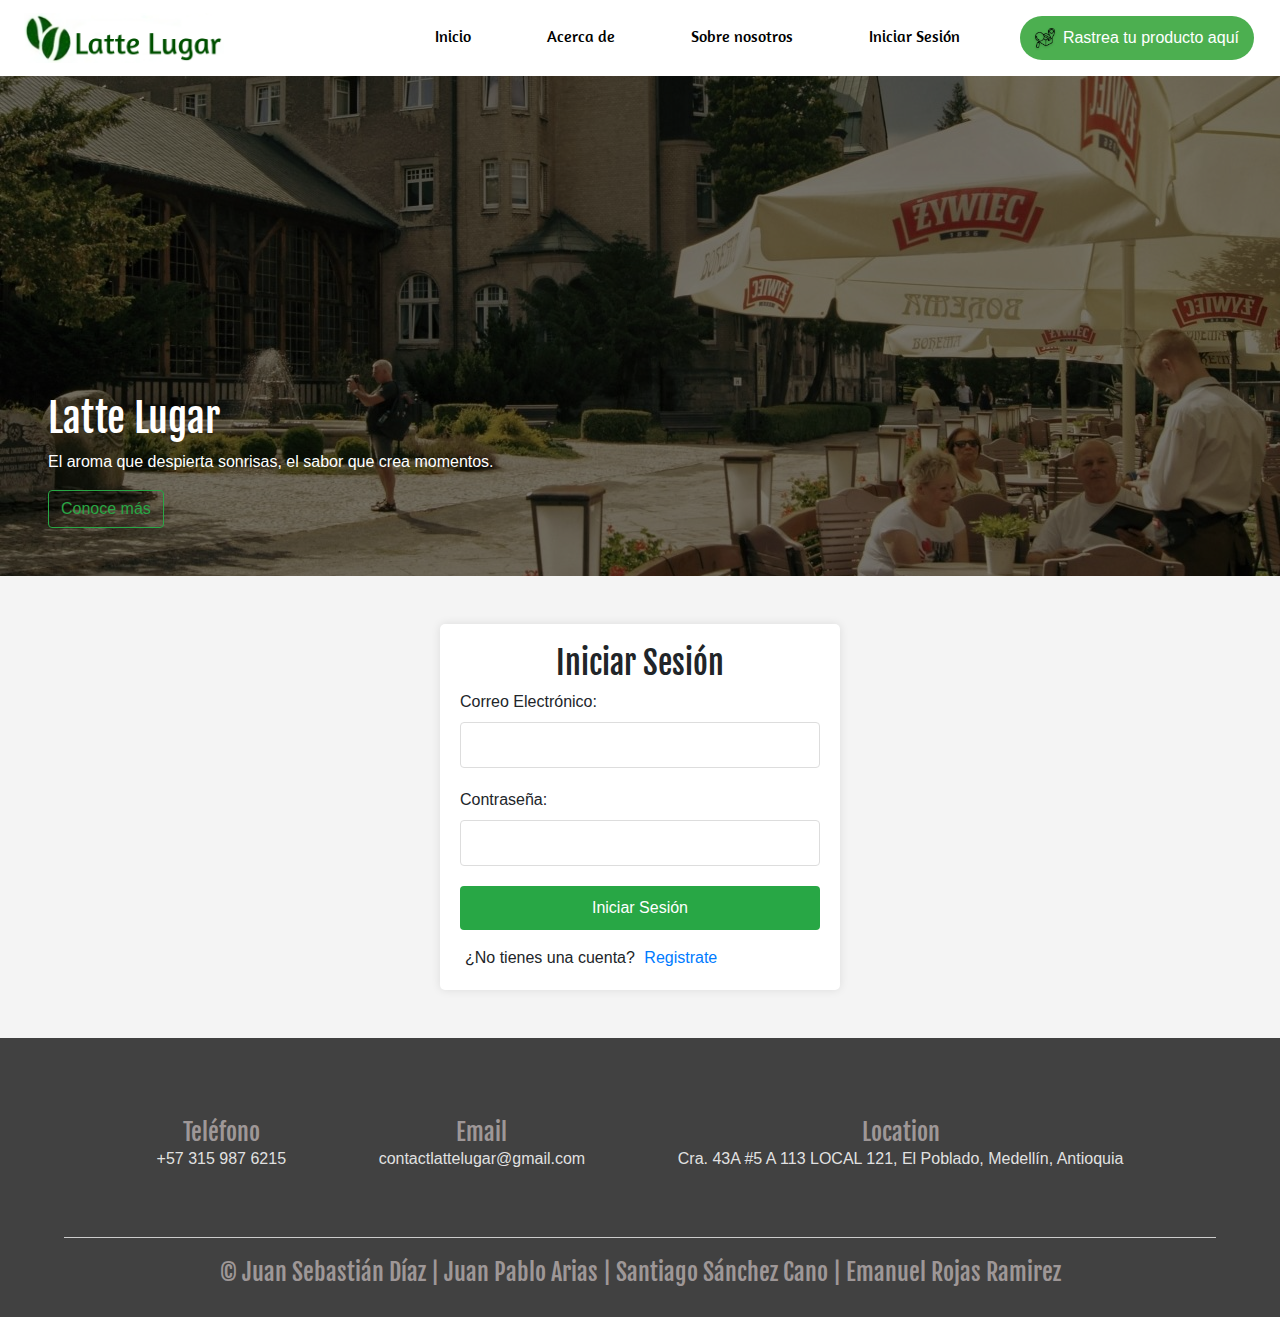
<file: HTML/login.html>
<!DOCTYPE html>
<html lang="es">
<head>
    <meta charset="UTF-8">
    <meta name="viewport" content="width=device-width, initial-scale=1.0">
    <link rel="icon" href="../IMAGES/logoCabecera.png">
    <link rel="stylesheet" href="../CSS/style.css">
    <link rel="stylesheet" href="../CSS/styleRegisterAndLogin.css">
    <link rel="stylesheet" href="https://stackpath.bootstrapcdn.com/bootstrap/4.5.2/css/bootstrap.min.css"
    integrity="sha384-JcKb8q3iqJ61gNV9KGb8thSsNjpSL0n8PARn9HuZOnIxN0hoP+VmmDGMN5t9UJ0Z" crossorigin="anonymous">
    <link rel="stylesheet" href="https://cdn.jsdelivr.net/npm/bootstrap@4.3.1/dist/css/bootstrap.min.css" integrity="sha384-ggOyR0iXCbMQv3Xipma34MD+dH/1fQ784/j6cY/iJTQUOhcWr7x9JvoRxT2MZw1T" crossorigin="anonymous">
    <link rel="preconnect" href="https://fonts.googleapis.com">
    <link rel="preconnect" href="https://fonts.gstatic.com" crossorigin>
    <link href="https://fonts.googleapis.com/css2?family=Fjalla+One&family=Noto+Sans&display=swap" rel="stylesheet">
    <title>Iniciar Sesion</title>
</head>
<body class="loginPage">
    <header>
        <nav class="navbar navbar-light" style="background-color: #ffffff;">
            <a class="navbar-brand" href="../index.html"><img src="../IMAGES/logo.png" width="200px" style="margin-left: 0.5rem;"></a>
            <ul class="nav">
                <li class="nav-item active">
                <a class="nav-link" href="../index.html">Inicio</a>
                </li>
                <li class="nav-item">
                <a class="nav-link" href="./acercade.html">Acerca de</a>
                </li>
                <li class="nav-item">
                <a href="./sobrenosotros.html" class="nav-link">Sobre nosotros</a>
                </li>
                <li class="nav-item">
                <a href="./login.html" class="nav-link">Iniciar Sesión</a>
                </li>
                <li class="nav-item">
                    <a href="./orderTracking.html" class="track-link">
                        <img src="../IMAGES/tracking-icon.png" alt="Ícono de rastreo" class="icon"> 
                        Rastrea tu producto aquí
                    </a>
                </li>
            </ul>
        </nav>
        <div class="cover d-flex justify-content-end align-items-start flex-column p-5" style="background-image: url(../IMAGES/imageLogin.jpg);">
            <h1>
                Latte Lugar
            </h1>
            <p>
                El aroma que despierta sonrisas, el sabor que crea momentos.
            </p>
            <button type="button" class="btn btn-outline-success">
                Conoce más
            </button>
        </div>
    </header>
    <main>
        <div class="containerLogin mb-5 mt-5">
            <h2>Iniciar Sesión</h2>
            <form id="loginForm">
                <label for="email">Correo Electrónico:</label>
                <input type="email" id="email" class="login-input" required>
                <label for="password">Contraseña:</label>
                <input type="password" id="password" class="login-input" required>
                <button type="submit" class="button-login">Iniciar Sesión</button>
                <p id="loginMessage"></p>
            </form>
            <span style="padding: 5px;">¿No tienes una cuenta?</span> <a href="./register.html" style="text-decoration: none;">Registrate</a>
        </div>
    </main>
    <footer>
        <div class="contenedor-footer">
            <div class="content-foo">
                <h4 class="title-foo">Teléfono</h4>
                <p id="cw">+57 315 987 6215</p>
            </div>
            <div class="content-foo">
                <h4 class="title-foo">Email</h4>
                <p id="cw">contactlattelugar@gmail.com</p>
            </div>
            <div class="content-foo">
                <h4 class="title-foo">Location</h4>
                <p id="cw">Cra. 43A #5 A 113 LOCAL 121, El Poblado, Medellín, Antioquia</p>
            </div>
        </div>
        <h2 class="titulo-final">© Juan Sebastián Díaz | Juan Pablo Arias | Santiago Sánchez Cano | Emanuel Rojas Ramirez</h2>
    </footer>
</body>
<script src="../JS/loginCheckout.js"></script>
</html>
</file>
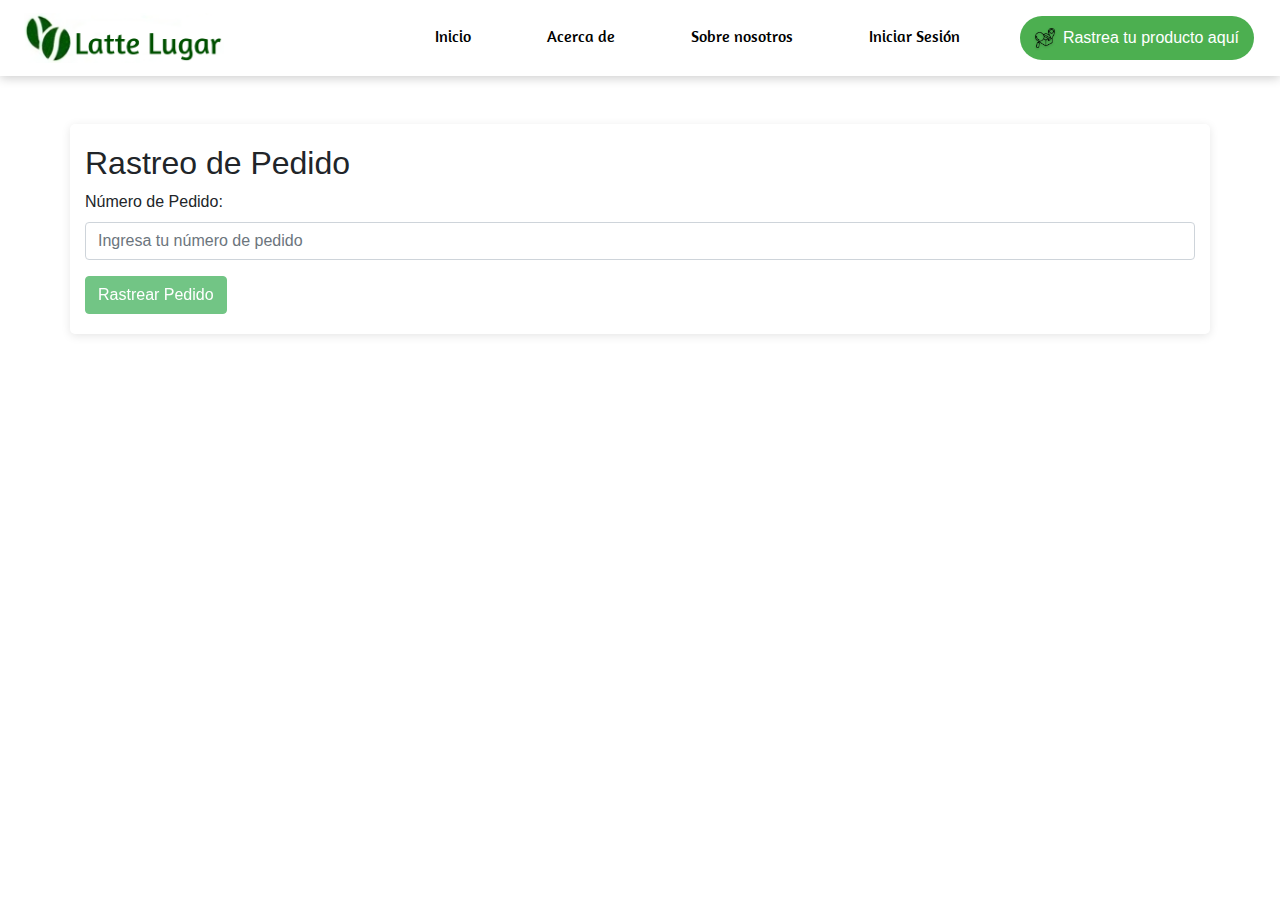
<file: HTML/orderTracking.html>
<!DOCTYPE html>
<html lang="es">
<head>
    <meta charset="UTF-8">
    <meta name="viewport" content="width=device-width, initial-scale=1.0">
    <link rel="icon" href="../IMAGES/tracking-icon.png">
    <link rel="stylesheet" href="../CSS/styleOrderTracking.css">
    <link rel="stylesheet" href="https://stackpath.bootstrapcdn.com/bootstrap/4.5.2/css/bootstrap.min.css"
    integrity="sha384-JcKb8q3iqJ61gNV9KGb8thSsNjpSL0n8PARn9HuZOnIxN0hoP+VmmDGMN5t9UJ0Z" crossorigin="anonymous">
    <link rel="stylesheet" href="https://cdn.jsdelivr.net/npm/bootstrap@4.3.1/dist/css/bootstrap.min.css" integrity="sha384-ggOyR0iXCbMQv3Xipma34MD+dH/1fQ784/j6cY/iJTQUOhcWr7x9JvoRxT2MZw1T" crossorigin="anonymous">
    <link rel="preconnect" href="https://fonts.googleapis.com">
    <link rel="preconnect" href="https://fonts.gstatic.com" crossorigin>
    <link href="https://fonts.googleapis.com/css2?family=Fjalla+One&family=Noto+Sans&display=swap" rel="stylesheet">
    <title>Rastreo de Pedido</title>
</head>
<body>
    <header>
        <nav class="navbar navbar-light" style="background-color: #ffffff;">
            <a class="navbar-brand" href="../index.html"><img src="../IMAGES/logo.png" width="200px" style="margin-left: 0.5rem;"></a>
            <ul class="nav">
                <li class="nav-item active">
                <a class="nav-link" href="../index.html">Inicio</a>
                </li>
                <li class="nav-item">
                <a class="nav-link" href="./acercade.html">Acerca de</a>
                </li>
                <li class="nav-item">
                <a href="./sobrenosotros.html" class="nav-link">Sobre nosotros</a>
                </li>
                <li class="nav-item">
                <a href="./login.html" class="nav-link">Iniciar Sesión</a>
                </li>
                <li class="nav-item">
                    <a href="./orderTracking.html" class="track-link">
                        <img src="../IMAGES/tracking-icon.png" alt="Ícono de rastreo" class="icon"> 
                        Rastrea tu producto aquí
                    </a>
                </li>
            </ul>
        </nav>
    </header>
    <section>
        <div class="container mt-5">
            <h2>Rastreo de Pedido</h2>
            <form id="trackingForm">
                <div class="form-group">
                    <label for="orderNumber">Número de Pedido:</label>
                    <input type="text" id="orderNumber" class="form-control" placeholder="Ingresa tu número de pedido" required>
                </div>
                <button type="button" id="trackButton" class="btn btn-success" onclick="trackOrder()" disabled>Rastrear Pedido</button>
            </form>
            
            <div id="statusMessage" class="status" style="display: none;"></div>
        
            <div class="review-section" style="display: none;">
                <h3>Califica tu Pedido</h3>
                <form id="reviewForm">
                    <div class="form-group">
                        <label for="rating">Calificación (1-5):</label>
                        <select id="rating" class="form-control" required>
                            <option value="">Selecciona una calificación</option>
                            <option value="1">1</option>
                            <option value="2">2</option>
                            <option value="3">3</option>
                            <option value="4">4</option>
                            <option value="5">5</option>
                        </select>
                    </div>
                    <div class="form-group">
                        <label for="review">Escribe tu reseña:</label>
                        <textarea id="review" class="form-control" rows="3" placeholder="Escribe aquí tu reseña" required></textarea>
                    </div>
                    <button type="button" class="btn btn-success" onclick="submitReview()">Enviar Reseña</button>
                </form>
                <strong id="reviewMessage" style="display: none;"></strong>
            </div>
        </div>
    </section>
</body>
<script src="../JS/trackingOrder.js"></script>
</html>
</file>
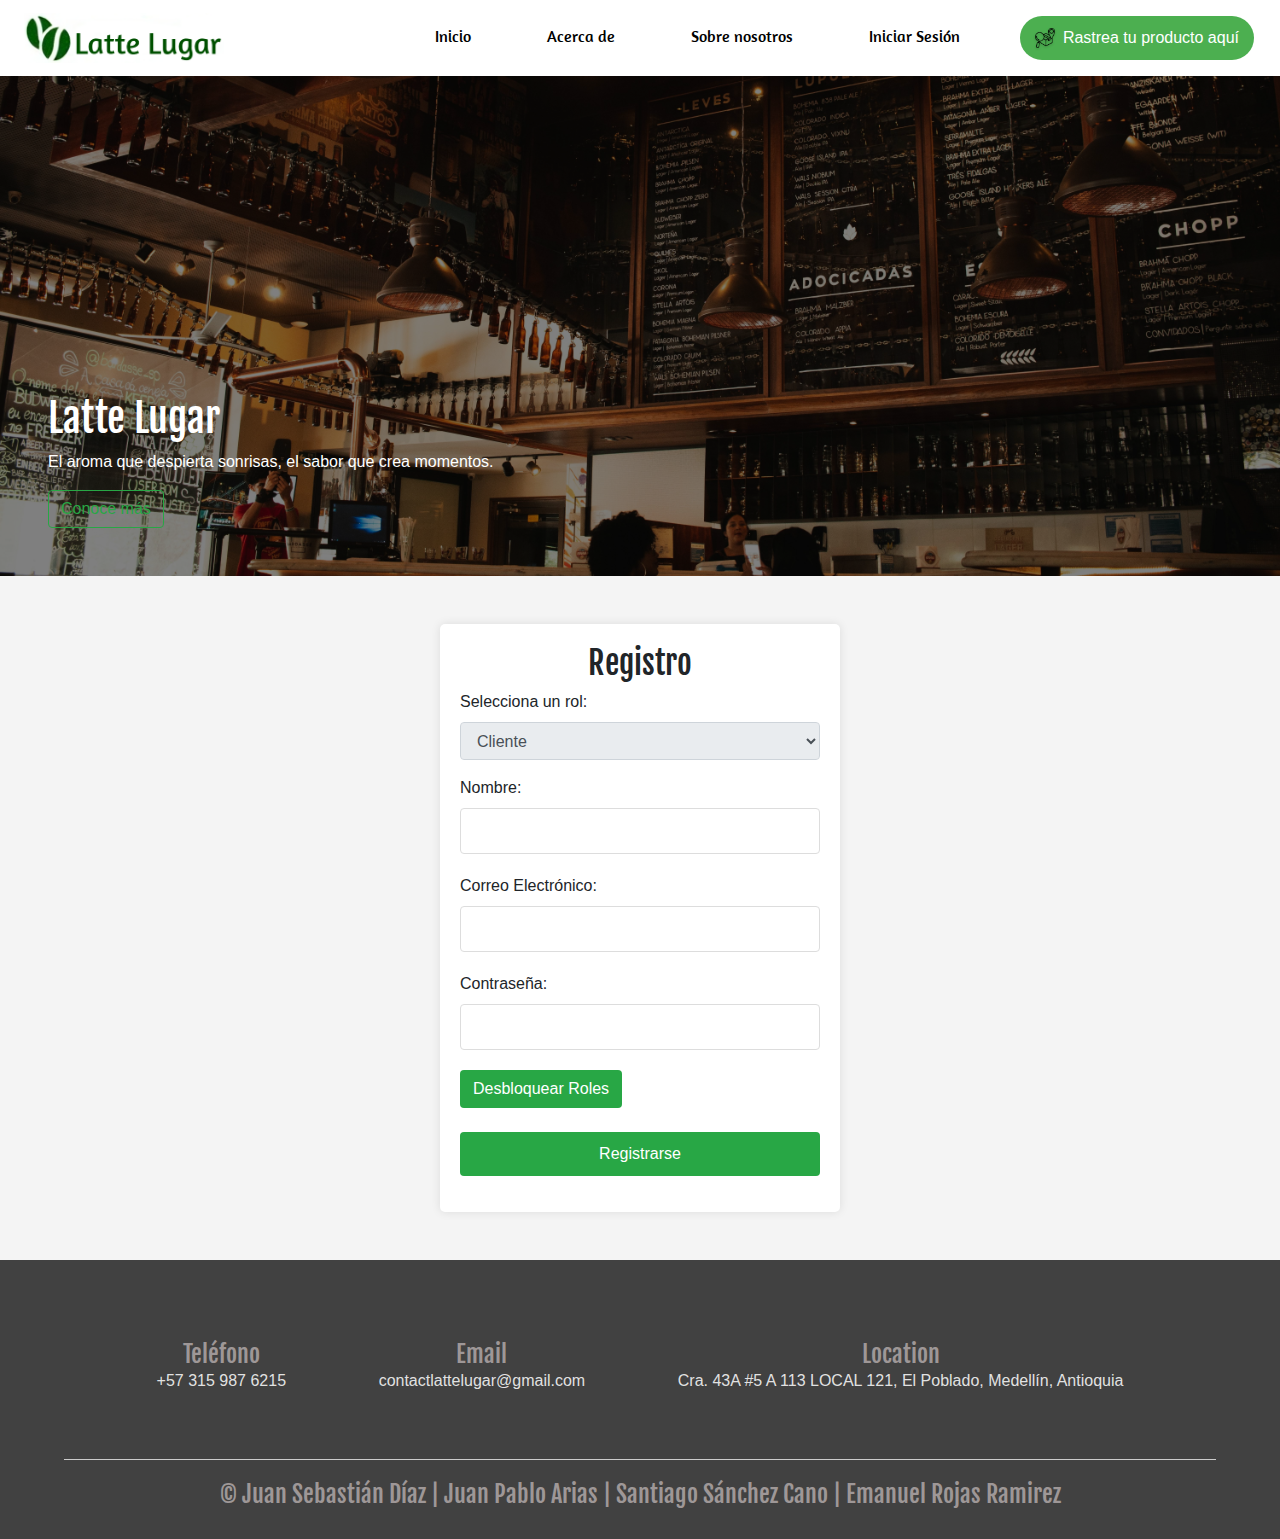
<file: HTML/register.html>
<!DOCTYPE html>
<html lang="es">
<head>
    <meta charset="UTF-8">
    <meta name="viewport" content="width=device-width, initial-scale=1.0">
    <link rel="icon" href="../IMAGES/logoCabecera.png">
    <link rel="stylesheet" href="../CSS/style.css">
    <link rel="stylesheet" href="../CSS/styleRegisterAndLogin.css">
    <link rel="stylesheet" href="https://stackpath.bootstrapcdn.com/bootstrap/4.5.2/css/bootstrap.min.css"
    integrity="sha384-JcKb8q3iqJ61gNV9KGb8thSsNjpSL0n8PARn9HuZOnIxN0hoP+VmmDGMN5t9UJ0Z" crossorigin="anonymous">
    <link rel="stylesheet" href="https://cdn.jsdelivr.net/npm/bootstrap@4.3.1/dist/css/bootstrap.min.css" integrity="sha384-ggOyR0iXCbMQv3Xipma34MD+dH/1fQ784/j6cY/iJTQUOhcWr7x9JvoRxT2MZw1T" crossorigin="anonymous">
    <link rel="preconnect" href="https://fonts.googleapis.com">
    <link rel="preconnect" href="https://fonts.gstatic.com" crossorigin>
    <link href="https://fonts.googleapis.com/css2?family=Fjalla+One&family=Noto+Sans&display=swap" rel="stylesheet">
    <title>Registro</title>
</head>
<body class="registerPage">
    <header>
        <nav class="navbar navbar-light" style="background-color: #ffffff;">
            <a class="navbar-brand" href="../index.html"><img src="../IMAGES/logo.png" width="200px" style="margin-left: 0.5rem;"></a>
            <ul class="nav">
                <li class="nav-item active">
                <a class="nav-link" href="../index.html">Inicio</a>
                </li>
                <li class="nav-item">
                <a class="nav-link" href="./acercade.html">Acerca de</a>
                </li>
                <li class="nav-item">
                <a href="./sobrenosotros.html" class="nav-link">Sobre nosotros</a>
                </li>
                <li class="nav-item">
                <a href="./login.html" class="nav-link">Iniciar Sesión</a>
                </li>
                <li class="nav-item">
                    <a href="./orderTracking.html" class="track-link">
                        <img src="../IMAGES/tracking-icon.png" alt="Ícono de rastreo" class="icon"> 
                        Rastrea tu producto aquí
                    </a>
                </li>
            </ul>
        </nav>
        <div class="cover d-flex justify-content-end align-items-start flex-column p-5" style="background-image: url(../IMAGES/imageRegister.jpg);">
            <h1>
                Latte Lugar
            </h1>
            <p>
                El aroma que despierta sonrisas, el sabor que crea momentos.
            </p>
            <button type="button" class="btn btn-outline-success">
                Conoce más
            </button>
        </div>
    </header>
    <main>
        <div class="containerRegister mb-5 mt-5">
            <h2>Registro</h2>
            <form id="registerForm">
                <!-- Opciones de rol -->
                <div class="form-group">
                    <label for="role">Selecciona un rol:</label>
                    <select id="role" class="form-control" disabled>
                        <option value="cliente">Cliente</option>
                        <option value="repartidor" id="repartidor-option" style="display: none;">Repartidor</option>
                        <option value="administrador" id="admin-option" style="display: none;">Administrador</option>
                    </select>
                </div>

                <label for="name">Nombre:</label>
                <input type="text" id="name" class="register-input" required>
                <label for="email">Correo Electrónico:</label>
                <input type="email" id="email" class="register-input" required>
                <label for="password">Contraseña:</label>
                <input type="password" id="password" class="register-input" required>

                <button type="button" class="btn mb-4" data-toggle="modal" data-target="#codeModal" style="background-color: #28a745; color: #ffffff;">Desbloquear Roles</button>
                
                <button type="submit" class="button-register">Registrarse</button>
                <p id="message"></p>
            </form>
        </div>

        <!-- Modal para verificación de códigos -->
        <div class="modal fade" id="codeModal" tabindex="-1" role="dialog" aria-labelledby="codeModalLabel" aria-hidden="true">
            <div class="modal-dialog" role="document">
                <div class="modal-content">
                    <div class="modal-header">
                        <h5 class="modal-title" id="codeModalLabel">Códigos de Seguridad</h5>
                        <button type="button" class="close" data-dismiss="modal" aria-label="Close">
                            <span aria-hidden="true">&times;</span>
                        </button>
                    </div>
                    <div class="modal-body">
                        <p>Por favor, ingrese los códigos de seguridad para desbloquear los roles:</p>
                        <label for="adminCode">Código de Administrador:</label>
                        <input type="password" id="adminCode" class="form-control" placeholder="Código de Administrador">
                        <label for="deliveryCode" style="margin-top: 10px;">Código de Repartidor:</label>
                        <input type="password" id="deliveryCode" class="form-control" placeholder="Código de Repartidor">
                        <p id="feedbackMessage" style="margin-top: 10px;"></p>
                    </div>
                    <div class="modal-footer">
                        <button type="button" class="btn btn-primary" onclick="verificarCodigos()">Verificar</button>
                        <button type="button" class="btn btn-secondary" data-dismiss="modal">Cerrar</button>
                    </div>
                </div>
            </div>
        </div>
    </main>
    <footer>
        <div class="contenedor-footer">
            <div class="content-foo">
                <h4 class="title-foo">Teléfono</h4>
                <p id="cw">+57 315 987 6215</p>
            </div>
            <div class="content-foo">
                <h4 class="title-foo">Email</h4>
                <p id="cw">contactlattelugar@gmail.com</p>
            </div>
            <div class="content-foo">
                <h4 class="title-foo">Location</h4>
                <p id="cw">Cra. 43A #5 A 113 LOCAL 121, El Poblado, Medellín, Antioquia</p>
            </div>
        </div>
        <h2 class="titulo-final">© Juan Sebastián Díaz | Juan Pablo Arias | Santiago Sánchez Cano | Emanuel Rojas Ramirez</h2>
    </footer>
    <script src="https://code.jquery.com/jquery-3.5.1.min.js"></script>
    <script src="https://cdn.jsdelivr.net/npm/bootstrap@4.5.2/dist/js/bootstrap.bundle.min.js"></script>
    <script src="../JS/registerCheckout.js"></script>
</body>
</html>
</file>
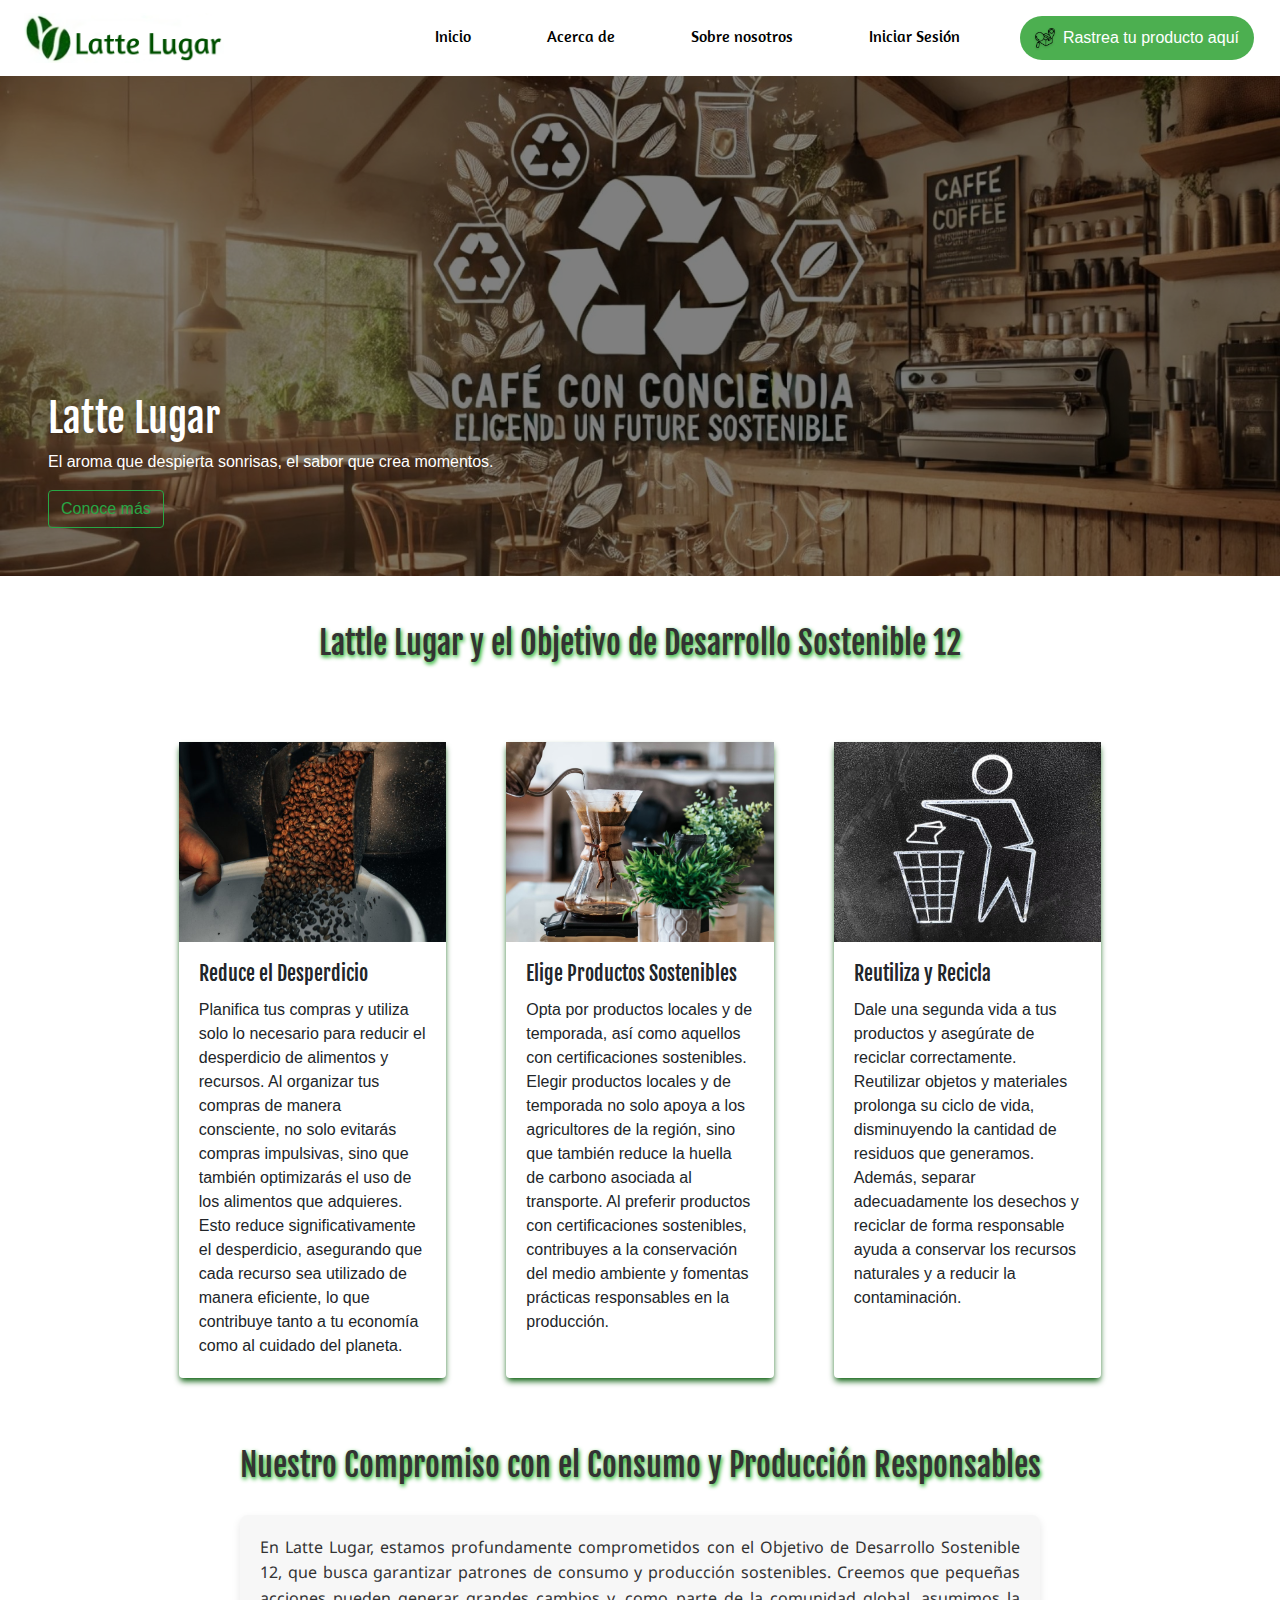
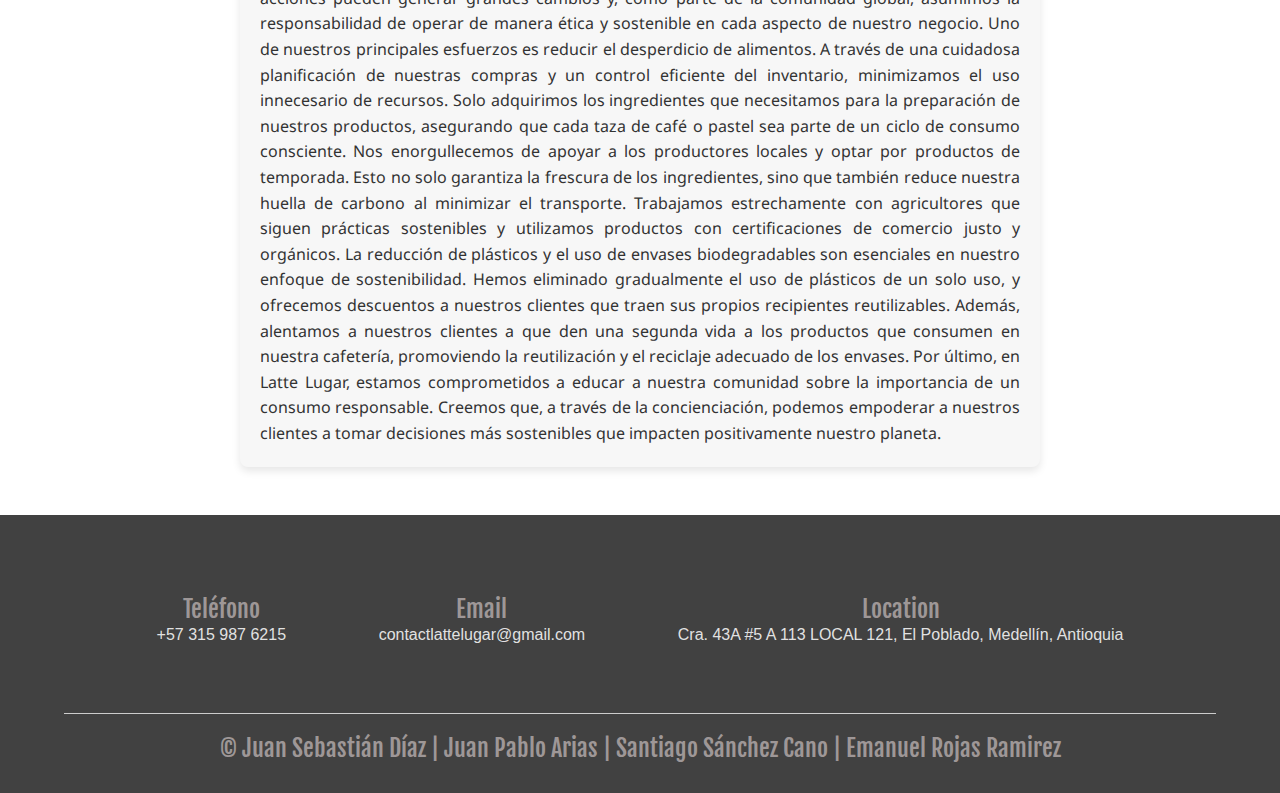
<file: HTML/sobrenosotros.html>
<!DOCTYPE html>
<html lang="en">
<head>
    <meta charset="UTF-8">
    <meta name="viewport" content="width=device-width, initial-scale=1.0">
    <meta charset="UTF-8">
    <meta name="viewport" content="width=device-width, initial-scale=1.0">
    <link rel="icon" href="../IMAGES/logoCabecera.png">
    <link rel="stylesheet" href="../CSS/style.css">
    <link rel="stylesheet" href="https://cdn.jsdelivr.net/npm/bootstrap@4.3.1/dist/css/bootstrap.min.css" integrity="sha384-ggOyR0iXCbMQv3Xipma34MD+dH/1fQ784/j6cY/iJTQUOhcWr7x9JvoRxT2MZw1T" crossorigin="anonymous">
    <link rel="preconnect" href="https://fonts.googleapis.com">
    <link rel="preconnect" href="https://fonts.gstatic.com" crossorigin>
    <link href="https://fonts.googleapis.com/css2?family=Fjalla+One&family=Noto+Sans&display=swap" rel="stylesheet">
    <title>Sobre nosotros</title>
</head>
<body>
    <header>
        <nav class="navbar navbar-light" style="background-color: #ffffff;">
            <a class="navbar-brand" href="../index.html"><img src="../IMAGES/logo.png" width="200px" style="margin-left: 0.5rem;"></a>
            <ul class="nav">
                <li class="nav-item active">
                <a class="nav-link" href="../index.html">Inicio</a>
                </li>
                <li class="nav-item">
                <a class="nav-link" href="./acercade.html">Acerca de</a>
                </li>
                <li class="nav-item">
                <a href="./sobrenosotros.html" class="nav-link">Sobre nosotros</a>
                </li>
                <li class="nav-item">
                <a href="./login.html" class="nav-link">Iniciar Sesión</a>
                </li>
                <li class="nav-item">
                    <a href="./orderTracking.html" class="track-link">
                        <img src="../IMAGES/tracking-icon.png" alt="Ícono de rastreo" class="icon"> 
                        Rastrea tu producto aquí
                    </a>
                </li>
            </ul>
        </nav>
        <div class="cover d-flex justify-content-end align-items-start flex-column p-5"
        style="background-image: url(../IMAGES/sobrenosotrosImage.jpg);">
            <h1>
                Latte Lugar
            </h1>
            <p>
                El aroma que despierta sonrisas, el sabor que crea momentos.
            </p>
            <button type="button" class="btn btn-outline-success">
                Conoce más
            </button>
        </div>
    </header>
    <section id="sostenibilidad" class="sostenibilidad-section py-5">
        <h1 class="text-centerSobreNosotros mb-4">Lattle Lugar y el Objetivo de Desarrollo Sostenible 12</h1>
        <div class="row justify-content-center">
            <div class="col-12 col-sm-6 col-md-4 col-lg-3 mt-2">
                <div class="container mt-5 mb-5">
                    <div class="card">
                        <div class="cover cover-small" style="background-image: url(../IMAGES/desaSos2.jpg);"></div>
                        <div class="card-body">
                            <h5 class="card-title">Reduce el Desperdicio</h5>
                            <p class="card-text">Planifica tus compras y utiliza solo lo necesario para reducir el desperdicio de alimentos y recursos. Al organizar tus compras de manera consciente, no solo evitarás compras impulsivas, sino que también optimizarás el uso de los alimentos que adquieres. Esto reduce significativamente el desperdicio, asegurando que cada recurso sea utilizado de manera eficiente, lo que contribuye tanto a tu economía como al cuidado del planeta.</p>
                        </div>
                    </div>
                </div>
            </div>
            
            <div class="col-12 col-sm-6 col-md-4 col-lg-3 mt-2">
                <div class="container mt-5 mb-2">
                    <div class="card">
                        <div class="cover cover-small" style="background-image: url(../IMAGES/desaSos3.jpg);"></div>
                        <div class="card-body mb-4">
                            <h5 class="card-title">Elige Productos Sostenibles</h5>
                            <p class="card-text">Opta por productos locales y de temporada, así como aquellos con certificaciones sostenibles. Elegir productos locales y de temporada no solo apoya a los agricultores de la región, sino que también reduce la huella de carbono asociada al transporte. Al preferir productos con certificaciones sostenibles, contribuyes a la conservación del medio ambiente y fomentas prácticas responsables en la producción.</p>
                        </div>
                    </div>
                </div>
            </div>
            
            <div class="col-12 col-sm-6 col-md-4 col-lg-3 mt-2">
                <div class="container mt-5 mb-5">
                    <div class="card">
                        <div class="cover cover-small" style="background-image: url(../IMAGES/desaSos1.jpg);"></div>
                        <div class="card-body mb-5">
                            <h5 class="card-title">Reutiliza y Recicla</h5>
                            <p class="card-text">Dale una segunda vida a tus productos y asegúrate de reciclar correctamente. Reutilizar objetos y materiales prolonga su ciclo de vida, disminuyendo la cantidad de residuos que generamos. Además, separar adecuadamente los desechos y reciclar de forma responsable ayuda a conservar los recursos naturales y a reducir la contaminación.</p>
                        </div>
                    </div>
                </div>
            </div>
        </div>
        <h2 class="text-centerSobreNosotros" style="text-align: center; margin: 20px 0px 30px 0px;">Nuestro Compromiso con el Consumo y Producción Responsables</h2>
        <p id="parrafoSN">En Latte Lugar, estamos profundamente comprometidos con el Objetivo de Desarrollo Sostenible 12, que busca garantizar patrones de consumo y producción sostenibles. Creemos que pequeñas acciones pueden generar grandes cambios y, como parte de la comunidad global, asumimos la responsabilidad de operar de manera ética y sostenible en cada aspecto de nuestro negocio.

            Uno de nuestros principales esfuerzos es reducir el desperdicio de alimentos. A través de una cuidadosa planificación de nuestras compras y un control eficiente del inventario, minimizamos el uso innecesario de recursos. Solo adquirimos los ingredientes que necesitamos para la preparación de nuestros productos, asegurando que cada taza de café o pastel sea parte de un ciclo de consumo consciente.
            
            Nos enorgullecemos de apoyar a los productores locales y optar por productos de temporada. Esto no solo garantiza la frescura de los ingredientes, sino que también reduce nuestra huella de carbono al minimizar el transporte. Trabajamos estrechamente con agricultores que siguen prácticas sostenibles y utilizamos productos con certificaciones de comercio justo y orgánicos.
            
            La reducción de plásticos y el uso de envases biodegradables son esenciales en nuestro enfoque de sostenibilidad. Hemos eliminado gradualmente el uso de plásticos de un solo uso, y ofrecemos descuentos a nuestros clientes que traen sus propios recipientes reutilizables. Además, alentamos a nuestros clientes a que den una segunda vida a los productos que consumen en nuestra cafetería, promoviendo la reutilización y el reciclaje adecuado de los envases.
            
            Por último, en Latte Lugar, estamos comprometidos a educar a nuestra comunidad sobre la importancia de un consumo responsable. Creemos que, a través de la concienciación, podemos empoderar a nuestros clientes a tomar decisiones más sostenibles que impacten positivamente nuestro planeta.</p>
    </section>
    <footer>
        <div class="contenedor-footer">
            <div class="content-foo">
                <h4 class="title-foo">Teléfono</h4>
                <p id="cw">+57 315 987 6215</p>
            </div>
            <div class="content-foo">
                <h4 class="title-foo">Email</h4>
                <p id="cw">contactlattelugar@gmail.com</p>
            </div>
            <div class="content-foo">
                <h4 class="title-foo">Location</h4>
                <p id="cw">Cra. 43A #5 A 113 LOCAL 121, El Poblado, Medellín, Antioquia</p>
            </div>
        </div>
        <h2 class="titulo-final">© Juan Sebastián Díaz | Juan Pablo Arias | Santiago Sánchez Cano | Emanuel Rojas Ramirez</h2>
    </footer>
</body>
</html>
</file>
<file: CSS/style.css>
@import url('https://fonts.googleapis.com/css2?family=Amaranth:ital,wght@0,400;0,700;1,400;1,700&display=swap');

body{
    margin: 0em;
    font-family: "Noto Sans", sans-serif;
}

h1, h2, h3, h4, h5{
    font-family: "Fjalla One", sans-serif;
    font-weight: 400;
    font-style: normal;
}

.navbar .nav {
    display: flex;
    gap: 1.5rem;
}

.navbar ul{
    list-style-type: none;
    padding: 0;
}

.navbar ul li{
    display: inline-block;
    margin: 0 10px;
}

.track-link{
    display: flex;
    align-items: center;
    padding: 10px 15px;
    color: #ffffff;
    background-color: #4CAF50;
    border-radius: 25px;
    font-weight:500;
    text-decoration: none;
    transition: background-color 0.3s ease, box-shadow 0.3s;
}

.track-link:hover{
    background-color: #3e8e41;
    box-shadow: 0px 4px 10px rgba(0, 0, 0, 0.2);
    text-decoration: none;
    color: #ffffff;
}

.track-link .icon{
    width: 20px;
    height: 20px;
    margin-right: 8px;
    filter: drop-shadow(0px 1px 1px rgba(0,0,0,0.3));
}

.nav-link{
    font-family: "Amaranth", sans-serif;
    font-weight: 400;
    font-style: normal;
    color: #000000;
}

.nav-link:hover, .ir-a-mapa:hover{
    color: #015905;
    text-decoration: none;
}

.ir-a-mapa{
    text-decoration: solid;
    font-weight: 500;
    color: #015905;
}

.cover{
    height: 500px;
    background-image: url(../IMAGES/fondoinicio.jpg);
    color: white;
    background-size: cover;
    background-position: center;
    background-color: rgba(0,0,0,0.5);
    background-blend-mode: darken;
}

.cover-small{
    height: 200px;
    background-blend-mode: normal;
}

.card{
    border: 0 !important;
    box-shadow: 0 4px 6px -1px rgba(1,89,5,255), 0 2px 4px -1px rgba(0,0,0,0.01);
    display: inline-block;
    cursor: default;
}

.cardCoffe{
    border: 0 !important;
    box-shadow: 0 4px 6px -1px rgba(1,89,5,255), 0 2px 4px -1px rgba(0,0,0,0.01);
    display: inline-block;
    cursor: default;
    transition: all 400ms ease;
}

.cardCoffe:hover{
    box-shadow: 5px 8px 12px 1px rgba(1,89,5,255), 5px 6px 8px 1px rgba(0,0,0,0.03);
    transform: translateY(-3%);
}

.item-title{
    min-height: 3rem;
}

.card-text{
    min-height: 10rem;
}

.product-stripe, .slider{
    padding-top: 1rem;
    padding-bottom: 1rem;
}

.slider{
    overflow-x: hidden;
}

.slider-conteiner{
    transform:translateX(0);
    display: flex;
}

.stripe-container{
    display: flex;
    flex-wrap: wrap;
    justify-content: center;
}

.stripe-container .card{
    width: 300px;
    flex-shrink: 0;
    margin-right: 1rem;
    margin-bottom: 1rem;
}

.stripe-container .cardCoffe{
    width: 350px;
    flex-shrink: 0;
    margin-right: 1rem;
    margin-bottom: 1rem;
}

.responsive-iframe{
    position: relative;
    padding-top: 56.25%;
}

.responsive-iframe iframe{
    position: absolute;
    top: 0;
    left: 0;
    width: 100%;
    height: 100%;
}

.slider{
    overflow-x: hidden;
}

.slider-conteiner{
    transform: translateX(0);
    animation: slider 10s infinite;
}

.image-container{
    width: 100%;
    padding-top: 56.25%;
    background-size: cover;
    background-position: center;
    flex-shrink: 0;
}

@keyframes slider{
    0%{
        transform: translateX(0);
    }

    20%{
        transform: translateX(0);
    }

    25%{
        transform: translateX(-100%);
    }

    45%{
        transform: translateX(-100%);
    }

    50%{
        transform: translateX(-200%);
    }

    70%{
        transform: translateX(-200%);
    }

    75%{
        transform: translateX(-300%);
    }

    95%{
        transform: translateX(-300%);
    }

    100%{
        transform: translateX(0);
    }
}

.avatar{
    width: 120px;
    height: 120px;
    background-size: cover;
    background-position: center;
    margin: 0 auto;
}

footer{
    background: #414141;
    padding: 60px 0 30px 0;
    margin: auto;
    overflow: hidden;
}

.contenedor-footer{
        display: flex;
        width: 90%;
        justify-content: space-evenly;
        margin: auto;
        padding-bottom: 50px;
        border-bottom: 1px solid #ccc;
}

.content-foo {
    text-align: center;
}

.titulo-final, .title-foo {
    text-align: center;
    font-size: 24px;
    margin: 20px 0 0 0;
    color: #9e9797;
}

#cw{
    color: rgba(255, 255, 255, 0.863);
}

#cuenta-carrito{
    background-color: #015905;
    border-radius: 100%;
    display: inline-block;
    width:21px;
    height: 20px;
    aspect-ratio: 1;
    text-align: center;
    position: absolute;
}

.badge1{
    display: inline-block;
    padding: .25em .4em;
    font-size: 75%;
    font-weight: 700;
    line-height: 1;
    text-align: center;
    white-space: nowrap;
    vertical-align: baseline;
    border-radius: .25rem;
    transition: color .15s ease-in-out, background-color .15s ease-in-out, border-color .15s ease-in-out, box-shadow .15s ease-in-out;
}

@media (prefers-reduced-motion: reduce) {
    .badge1 {
        transition: none;
    }
}

.badge1:hover{
    cursor: pointer;
}

.item-details {
    display: flex;
    justify-content: space-between;
    align-items: center;
    margin: 20px 0px 15px;
  }

  .item-details > .item-price {
    margin: 0;
    margin-left: 1rem;
  }

  .btn-primary {
    color: #fff;
    background-color: #007bff;
    border-color: #007bff;
    margin-right: 1rem;
  }

/*NUEVA LINEA*/
  
  .item-details {
    display: flex;
    justify-content: space-between;
    align-items: center;
    margin: 20px 0px 15px;
  }
  
  .item-details > .item-price {
    margin: 0;
  }
  
/* ? SHOPPING CART */

.shopping-cart-items {
    padding: 20px 0px;
}
  
.shopping-cart-header {
    border-bottom: 1px solid #ccc;
}
  
.shopping-cart-image {
    max-width: 80px;
    border-radius: 20px;
}
  
.shopping-cart-quantity-input {
    max-width: 45px;
    border: 1px solid #ccc;
    border-radius: 5px;
    background: #eee;
    padding: 5px;
}
  
.shopping-cart-total {
    min-height: 96px;
}

.box{
    color: white;
    position: relative;
    top: 50%;
    padding: 15px;
}
fieldset{
    border: 3px solid dodgerblue;
}
legend{
    border: 1px solid dodgerblue;
    padding: 10px;
    text-align: center;
    background-color: #015905;
    border-radius: 8px;
}
.inputBox{
    position: relative;
}
.inputUser{
    background: none;
    border: black;
    border-bottom: 1px solid black;
    border-radius: .1rem;
    outline: none;
    color: black;
    font-size: 15px;
    width: 100%;
    letter-spacing: 1px;
}
.labelInput{
    position: absolute;
    top: 0px;
    left: 0px;
    color: #000000;
    pointer-events: none;
    transition: .5s;
}
.inputUser:focus ~ .labelInput,
.inputUser:valid ~ .labelInput{
    top: -20px;
    font-size: 12px;
    color: #015905;
}
#data_nascimento{
    border: none;
    padding: 8px;
    border-radius: 10px;
    outline: none;
    font-size: 15px;
}
#submit{
    background-color: #015905;
    width: 100%;
    border: none;
    padding: 15px;
    color: white;
    font-size: 15px;
    cursor: pointer;
    border-radius: 10px;
}
#submit:hover{
    background-image: linear-gradient(to right,rgb(34, 107, 40), rgb(62, 141, 69));
}

#parrafoSN {
    font-family: 'Noto Sans', sans-serif;
    font-size: 1rem;
    line-height: 1.6;
    color: #333;
    background-color: #f7f7f7;
    padding: 20px;
    border-radius: 8px;
    box-shadow: 0 4px 8px rgba(0, 0, 0, 0.1);
    margin: 0 auto; /* centra el párrafo horizontalmente */
    max-width: 800px;
    text-align: justify; /*ajusta el texto para mejor alineación */
}

.text-centerSobreNosotros {
    font-family: 'Fjalla One', sans-serif;
    font-size: 2rem;
    color: #2a2a2a;
    text-align: center;
    margin-bottom: 20px;
    text-shadow: 1px 2px 4px #01a709;
}

h1.text-centerSobreNosotros, h2.text-centerSobreNosotros {
    text-align: center;
    color: #333;
    margin-bottom: 20px;
}
</file>
<file: CSS/styleRegisterAndLogin.css>
.registerPage, .loginPage{
    font-family: Arial, sans-serif;
    background-color: #f4f4f4;
    margin: 0;
}

.containerRegister, .containerLogin{
    max-width: 400px;
    margin: auto;
    background: #fff;
    padding: 20px;
    border-radius: 5px;
    box-shadow: 0 0 10px rgba(0, 0, 0, 0.1);
}

h2 {
    text-align: center;
}

label {
    display: block;
    margin-bottom: 5px;
}

.register-input, .login-input{
    width: 100%;
    padding: 10px;
    margin-bottom: 20px;
    border: 1px solid #ddd;
    border-radius: 4px;
}

.button-register, .button-login{
    width: 100%;
    padding: 10px;
    background-color: #28a745;
    color: white;
    border: none;
    border-radius: 4px;
    cursor: pointer;
}

.button-register:hover, .button-login:hover{
    background-color: #218838;
}

#message, #loginMessage{
    text-align: center;
    color: red;
}
</file>
<file: CSS/styleOrderTracking.css>
@import url('https://fonts.googleapis.com/css2?family=Amaranth:ital,wght@0,400;0,700;1,400;1,700&display=swap');

body {
    margin: 0em;
    font-family: Arial, sans-serif;
    background-color: #f8f9fa;
}

.navbar{
    background-color: #ffffff;
    box-shadow: 0 2px 10px rgba(0, 0, 0, 0.2);
}

.navbar .nav {
    display: flex;
    gap: 1.5rem;
}

.navbar ul{
    list-style-type: none;
    padding: 0;
}

.navbar ul li{
    display: inline-block;
    margin: 0 10px;
}

.nav-link{
    font-family: "Amaranth", sans-serif;
    font-weight: 400;
    font-style: normal;
    color: #000000;
}

.nav-link:hover, .ir-a-mapa:hover{
    color: #015905;
    text-decoration: none;
}

.track-link{
    display: flex;
    align-items: center;
    padding: 10px 15px;
    color: #ffffff;
    background-color: #4CAF50;
    border-radius: 25px;
    font-weight:500;
    text-decoration: none;
    transition: background-color 0.3s ease, box-shadow 0.3s;
}

.track-link:hover{
    background-color: #3e8e41;
    box-shadow: 0px 4px 10px rgba(0, 0, 0, 0.2);
    text-decoration: none;
    color: #ffffff;
}

.track-link .icon{
    width: 20px;
    height: 20px;
    margin-right: 8px;
    filter: drop-shadow(0px 1px 1px rgba(0,0,0,0.3));
}

.container {
    max-width: 600px;
    margin: auto;
    background: #ffffff;
    padding: 20px;
    border-radius: 5px;
    box-shadow: 0 2px 10px rgba(0, 0, 0, 0.1);
}

.status {
    font-size: 1.2em;
    margin-top: 20px;
    padding: 10px;
    border-radius: 5px;
}

.pending {
    background-color: #ffeeba;
    color: #856404;
}

.completed {
    background-color: #d4edda;
    color: #155724;
}

.canceled {
    background-color: #f8d7da;
    color: #721c24;
}

.review-section {
    margin-top: 30px;
}

#reviewMessage {
    margin-top: 10px;
}
</file>
